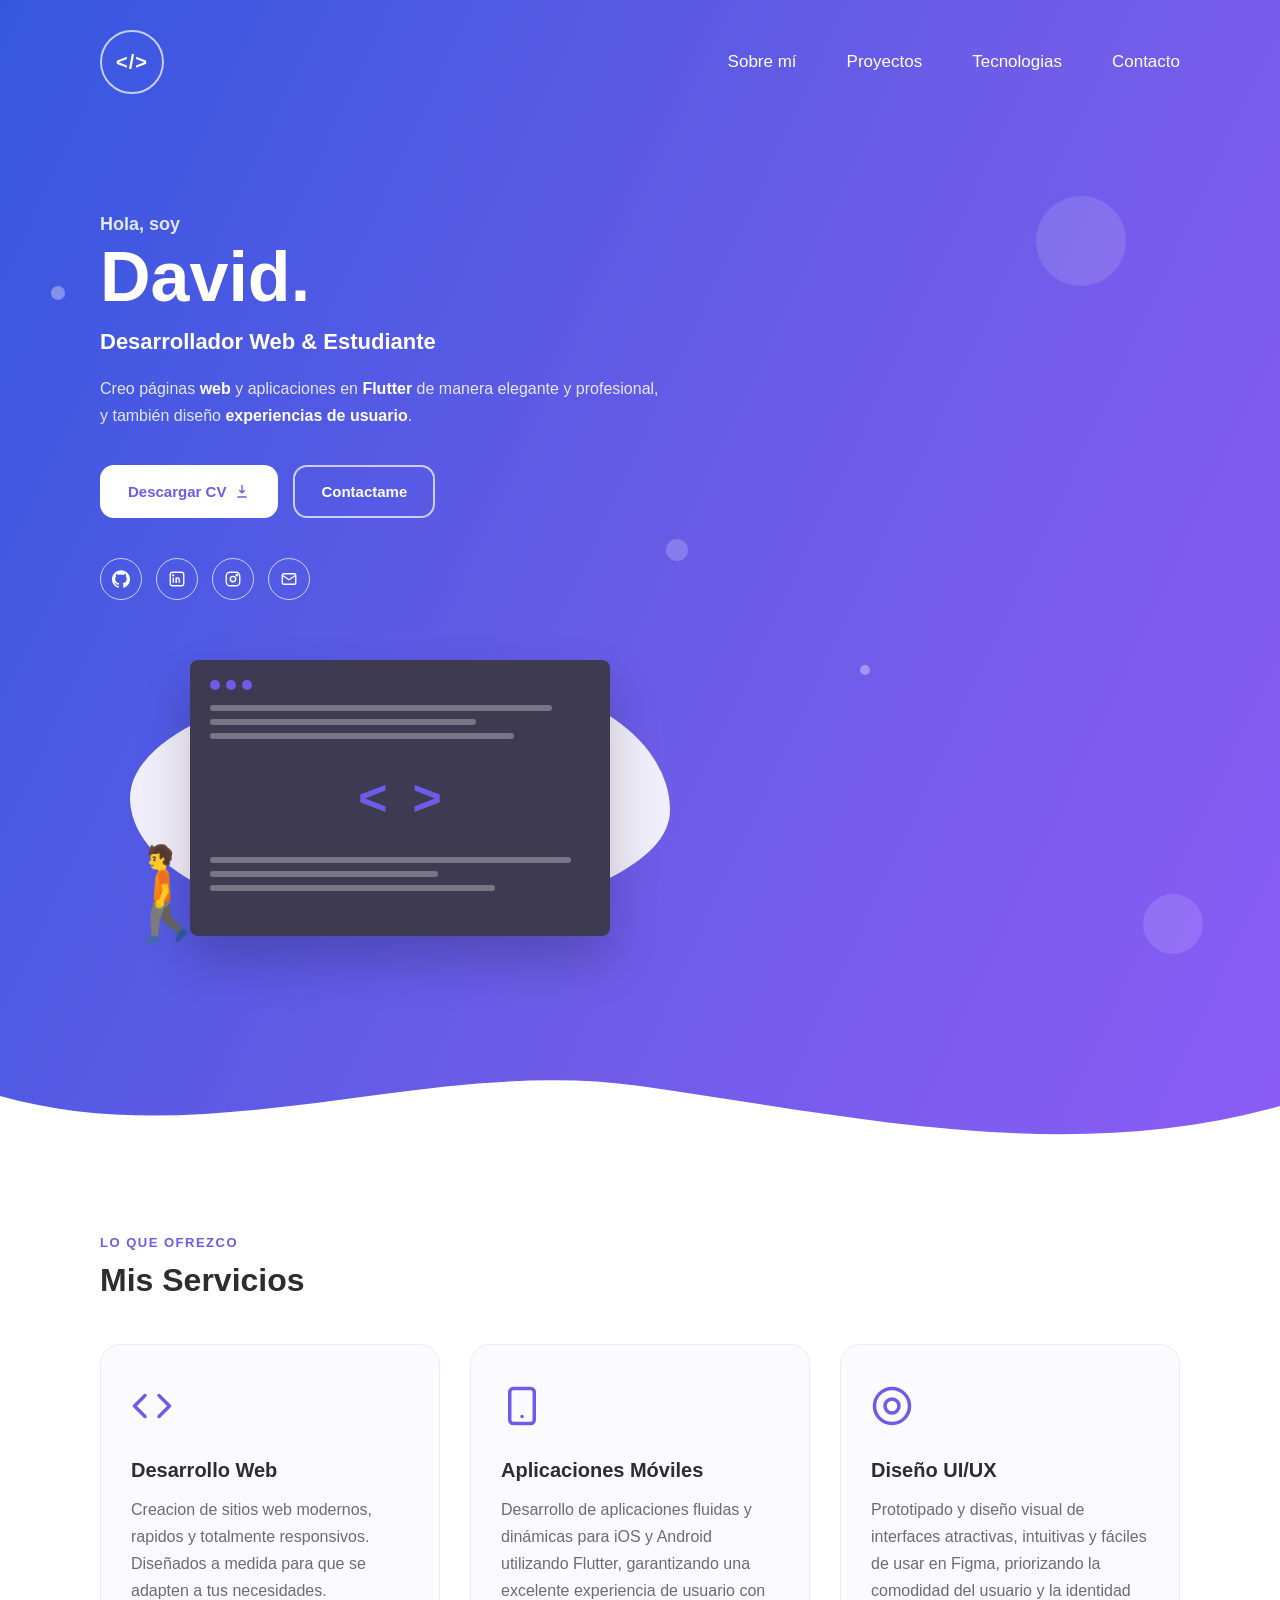
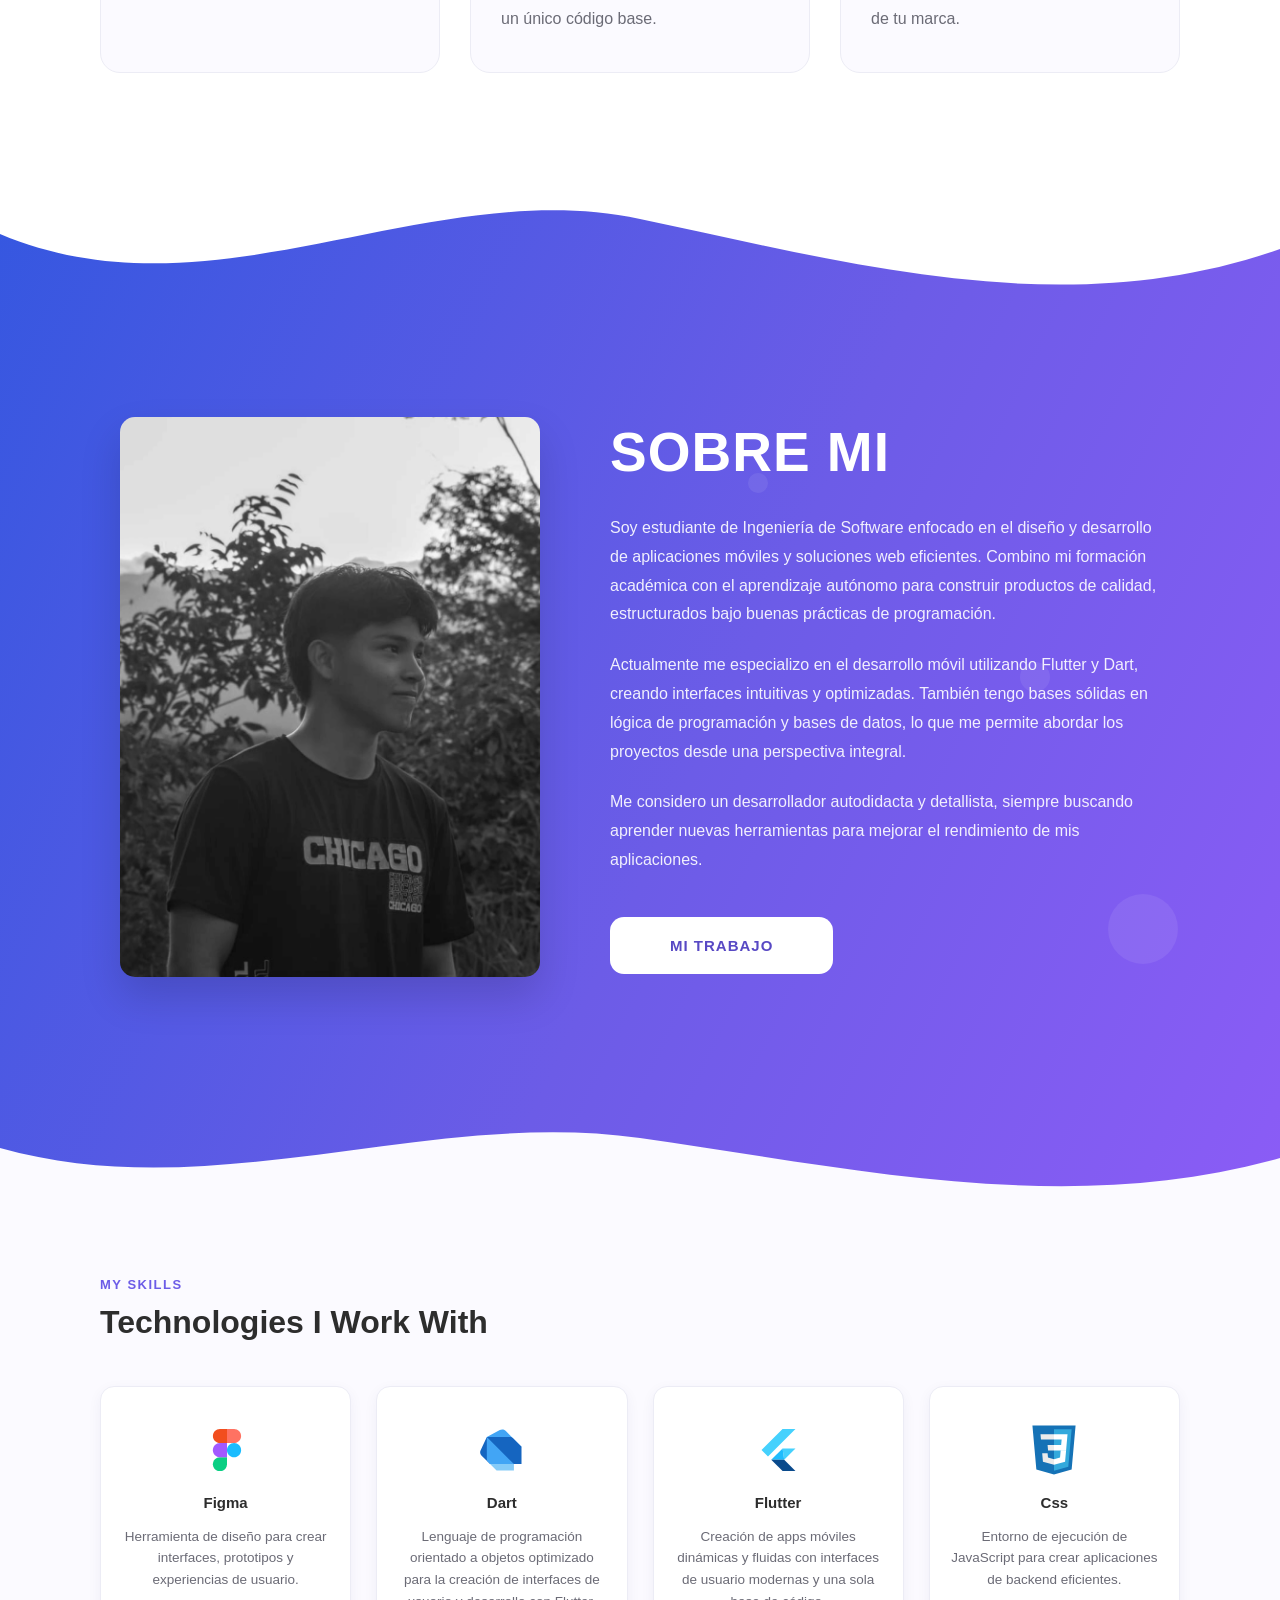
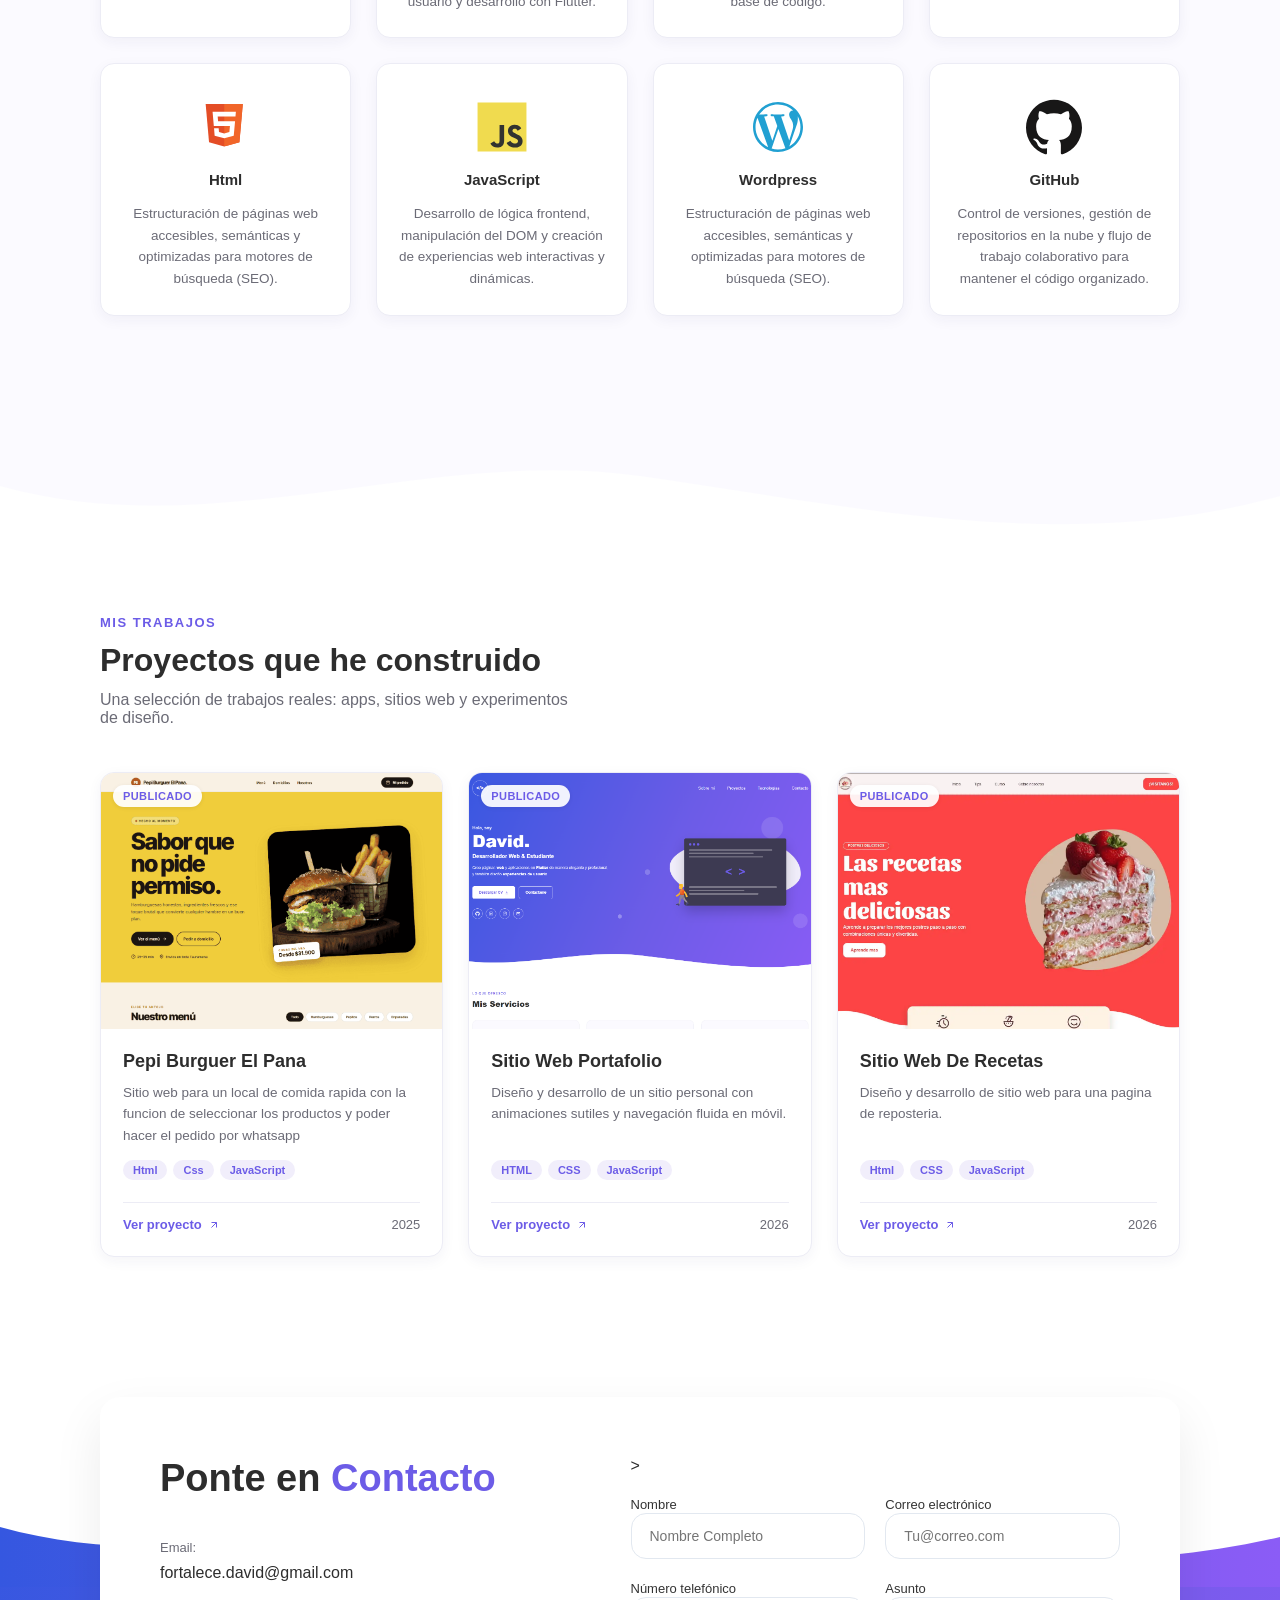
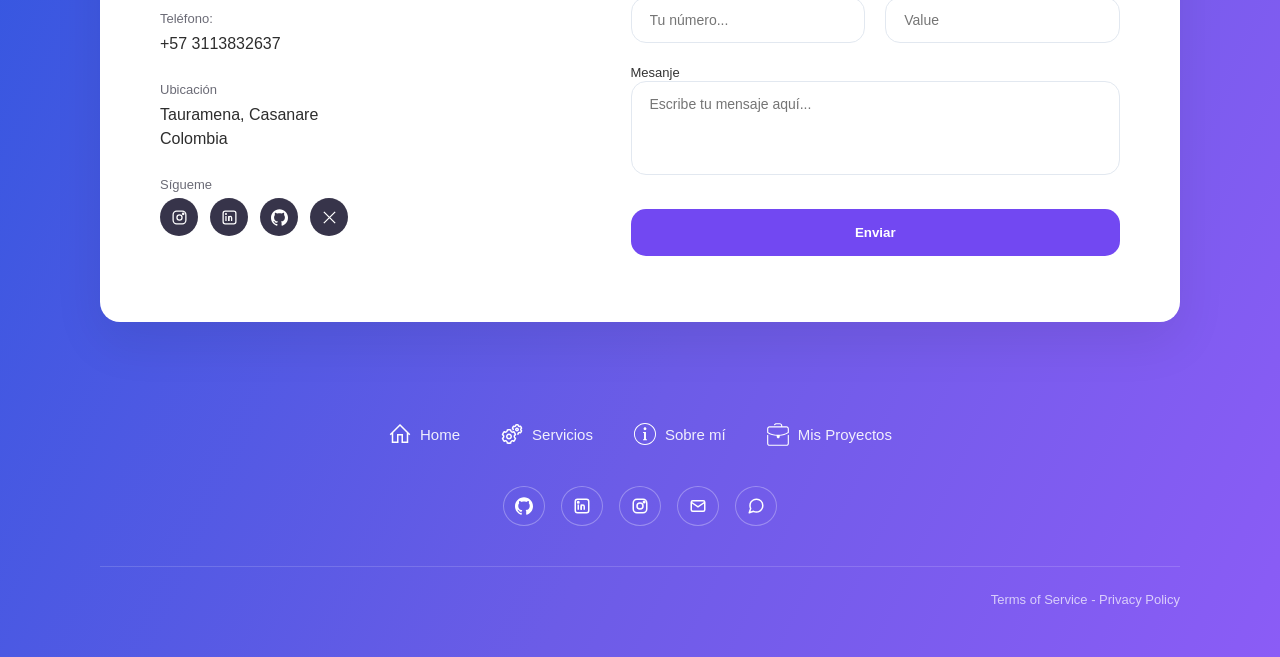
<file: index.html>
<!DOCTYPE html>
<html lang="es">
<head >
<meta charset="UTF-8">
<meta name="viewport" content="width=device-width, initial-scale=1.0">
<title>Soy David</title>
<link rel="stylesheet" href="style.css">
<link rel="icon" type="image/png" href="../imagenes/logo.webp">
</head>
<body>

   <!-- Contenedor único del degradado: navbar + hero + ola -->
  <div class="hero-wrapper">

  <!-- NAVBAR -->
  <nav class="navbar">
    <div class="logo">&lt;/&gt;</div>

    <button class="menu-toggle" id="menuToggle" aria-label="Abrir menú">
      <span></span>
      <span></span>
      <span></span>
    </button>

    <ul class="nav-links" id="navLinks">
      <li><a href="#about">Sobre mí</a></li>
      <li><a href="#work">Proyectos</a></li>
      <li><a href="#skills">Tecnologias</a></li>
      <li><a href="#contact">Contacto</a></li>
    </ul>
  </nav>

  <div class="nav-overlay" id="navOverlay"></div>

  <!-- HERO -->
  <section class="hero" id="hero">
     <!-- burbujas decorativas de fondo -->
    <div class="hero-bubbles">
      <span class="bubble b1"></span>
      <span class="bubble b2"></span>
      <span class="bubble b3"></span>
      <span class="bubble b4"></span>
      <span class="bubble b5"></span>
      <span class="bubble b6"></span>
    </div>
 
    <div class="hero-text">
      <p class="hero-greeting">Hola, soy</p>
      <h1>David<span class="dot">.</span></h1>
      <h2 class="hero-role">Desarrollador Web &amp; Estudiante</h2>
 
      <p class="hero-desc">
        Creo páginas <strong>web</strong> y aplicaciones en <strong>Flutter</strong> de manera
        elegante y profesional, y también diseño <strong>experiencias de usuario</strong>.
      </p>
 
      <div class="buttons">
        <a href="work.html">
          <button class="btn btn-primary">
            Descargar CV
            <svg viewBox="0 0 24 24" fill="none" stroke="currentColor" stroke-width="2" width="16" height="16"><path d="M12 3v12m0 0l-4-4m4 4l4-4M5 21h14"/></svg>
          </button>
        </a>
        <a href="#contact">
          <button class="btn btn-secondary">Contactame</button>
        </a>
      </div>
 
      <div class="socials">
        <a href="#" class="social-icon" aria-label="GitHub">
          <svg viewBox="0 0 24 24" fill="currentColor"><path d="M12 .297c-6.63 0-12 5.373-12 12 0 5.303 3.438 9.8 8.205 11.385.6.113.82-.258.82-.577 0-.285-.01-1.04-.015-2.04-3.338.724-4.042-1.61-4.042-1.61C4.422 18.07 3.633 17.7 3.633 17.7c-1.087-.744.084-.729.084-.729 1.205.084 1.838 1.236 1.838 1.236 1.07 1.835 2.809 1.305 3.495.998.108-.776.417-1.305.76-1.605-2.665-.3-5.466-1.332-5.466-5.93 0-1.31.465-2.38 1.235-3.22-.135-.303-.54-1.523.105-3.176 0 0 1.005-.322 3.3 1.23.96-.267 1.98-.399 3-.405 1.02.006 2.04.138 3 .405 2.28-1.552 3.285-1.23 3.285-1.23.645 1.653.24 2.873.12 3.176.765.84 1.23 1.91 1.23 3.22 0 4.61-2.805 5.625-5.475 5.92.42.36.81 1.096.81 2.22 0 1.606-.015 2.896-.015 3.286 0 .315.21.69.825.57C20.565 22.092 24 17.592 24 12.297c0-6.627-5.373-12-12-12"/></svg>
        </a>
        <a href="https://www.linkedin.com/in/david-sandoval-94b806265/" class="social-icon" aria-label="LinkedIn">
          <svg viewBox="0 0 24 24" fill="none" stroke="currentColor" stroke-width="1.8"><rect x="3" y="3" width="18" height="18" rx="3"/><line x1="7" y1="10" x2="7" y2="17"/><circle cx="7" cy="7" r="0.6" fill="currentColor"/><path d="M11 17v-4.5a2 2 0 0 1 4 0V17"/><line x1="11" y1="10" x2="11" y2="17"/></svg>
        </a>
        <a href="#" class="social-icon" aria-label="Instagram">
          <svg viewBox="0 0 24 24" fill="none" stroke="currentColor" stroke-width="1.8"><rect x="3" y="3" width="18" height="18" rx="5"/><circle cx="12" cy="12" r="3.6"/><circle cx="17.2" cy="6.8" r="1"/></svg>
        </a>
        <a href="#" class="social-icon" aria-label="Email">
          <svg viewBox="0 0 24 24" fill="none" stroke="currentColor" stroke-width="1.8"><rect x="3" y="5" width="18" height="14" rx="2"/><path d="M3 7l9 6 9-6"/></svg>
        </a>
      </div>
    </div>

    <div class="hero-illustration">
      <div class="blob"></div>
      <div class="laptop">
        <div class="laptop-dots">
          <span></span><span></span><span></span>
        </div>
        <div class="laptop-lines">
          <div style="width: 90%;"></div>
          <div style="width: 70%;"></div>
          <div style="width: 80%;"></div>
        </div>
        <div class="code-arrows">
          <span>&lt;</span>
          <span>&gt;</span>
        </div>
        <div class="laptop-lines">
          <div style="width: 95%;"></div>
          <div style="width: 60%;"></div>
          <div style="width: 75%;"></div>
        </div>
      </div>
      <div class="person">🚶</div>
    </div>
  </section>

  <section>
     <!-- OLA DECORATIVA -->
  <div class="about-wave">
    <svg viewBox="0 0 1440 100" preserveAspectRatio="none">
      <path fill="#fff" d="M0,40 C240,100 480,0 720,30 C960,60 1200,110 1440,50 L1440,100 L0,100 Z"></path>
    </svg>
  </div>
  </div>

  <!---- SERVICES SECTION ---->
  <section class="services" id="services">
      <div class="services-container">
        <div class="services-label">LO QUE OFREZCO</div>
        <div class="services-tittle">Mis Servicios</div>

        <div class="services-grid">
          <!-- Servicio web -->
          <div class="service-card">
            <div class="service-icon">
              <!-- Icono Código/Web -->
              <svg viewBox="0 0 24 24" fill="none" stroke="currentColor" stroke-width="2" stroke-linecap="round" stroke-linejoin="round"><polyline points="16 18 22 12 16 6"></polyline><polyline points="8 6 2 12 8 18"></polyline></svg>
            </div>
            <h3>Desarrollo Web</h3>
            <p>
              Creacion de sitios web modernos, rapidos y totalmente responsivos.
              Diseñados a medida para que se adapten a tus necesidades.
            </p>
          </div>

          <!-- Servicio movil -->
           <div class="service-card">
            <!-- Icono Móvil/Flutter -->
            <div class="service-icon">
              <svg viewBox="0 0 24 24" fill="none" stroke="currentColor" stroke-width="2" stroke-linecap="round" stroke-linejoin="round"><rect x="5" y="2" width="14" height="20" rx="2" ry="2"></rect><line x1="12" y1="18" x2="12.01" y2="18"></line></svg>
            </div>
            <h3>Aplicaciones Móviles</h3>
            <p>
              Desarrollo de aplicaciones fluidas y dinámicas para iOS y Android utilizando Flutter, 
              garantizando una excelente experiencia de usuario con un único código base.
            </p>
           </div>

          <!-- Servicio movil -->
           <div class="service-card">
            <div class="service-icon">
              <!-- Icono UX/Figma -->
              <svg viewBox="0 0 24 24" fill="none" stroke="currentColor" stroke-width="2" stroke-linecap="round" stroke-linejoin="round"><path d="M12 22c5.523 0 10-4.477 10-10S17.523 2 12 2 2 6.477 2 12s4.477 10 10 10z"></path><path d="M12 16a4 4 0 1 0 0-8 4 4 0 0 0 0 8z"></path></svg>
            </div>
            <h3>Diseño UI/UX</h3>
            <p>
              Prototipado y diseño visual de interfaces atractivas, intuitivas y fáciles de usar en Figma, 
              priorizando la comodidad del usuario y la identidad de tu marca.
            </p>
           </div>
        </div>

    </div>
  </section>

   <!-- Contenedor único: Sobre mí + ola de salida comparten el mismo degradado -->
    <div class="about-wrapper">
      <!-- OLA DE ENTRADA CORREGIDA: Ahora está dentro del wrapper y usa relleno blanco -->
      <div class="about-wave-top">
    <svg viewBox="0 0 1440 100" preserveAspectRatio="none">
      <!-- Rellenamos la parte superior con el color blanco de la sección de servicios -->
      <path fill="#ffffff" d="M0,40 C240,100 480,0 720,30 C960,60 1200,100 1440,50 L1440,0 L0,0 Z"></path>
    </svg>
  </div>

 
  <!-- ABOUT ME -->
  <section class="about" id="about">
    <!-- Burbujas decorativas de fondo (igual que en el hero) -->
     <div class="about-bubbles">
     <span class="bubble ab1"></span>
     <span class="bubble ab2"></span>
     <span class="bubble ab3"></span>
     <span class="bubble ab4"></span>
     <span class="bubble ab5"></span>
    </div>

    <div class="about-container">
    <div class="about-photo">
      <!-- Reemplaza el src de abajo con la ruta de tu propia foto -->
      <img src="images/foto de perfil 1.jpg" alt="Foto de perfil">
    </div>
 
    <div class="about-content">
      <h2>SOBRE MI</h2>
 
      <p>
        Soy estudiante de Ingeniería de Software enfocado en el 
        diseño y desarrollo de aplicaciones móviles y soluciones web eficientes. 
        Combino mi formación académica con el aprendizaje autónomo para construir productos de calidad, 
        estructurados bajo buenas prácticas de programación.
      </p>
 
      <p>
        Actualmente me especializo en el desarrollo móvil utilizando Flutter y Dart, 
        creando interfaces intuitivas y optimizadas. También tengo bases sólidas en lógica de programación 
        y bases de datos, lo que me permite abordar los proyectos desde una perspectiva integral.
      </p>
 
      <p>
        Me considero un desarrollador autodidacta y detallista, siempre buscando aprender nuevas herramientas 
        para mejorar el rendimiento de mis aplicaciones.
      </p>

      <a href="#work">
            <button class="btn-read-more">MI TRABAJO</button>
        </a>
    </div>
    </div>
  </section>

  <section>
    <!-- OLA DE SALIDA hacia Skills: comparte el degradado del wrapper -->
    <div class="about-wave-out">
      <svg viewBox="0 0 1440 100" preserveAspectRatio="none">
        <path fill="#fbfaff" d="M0,40 C240,100 480,0 720,30 C960,60 1200,110 1440,50 L1440,100 L0,100 Z"></path>
      </svg>
    </div>
  </section>
  </div> <!-- fin about-wrapper -->

   <!-- MY SKILLS -->
  <section class="skills" id="skills">
    <div class="skills-items">
    <div class="skills-label">MY SKILLS</div>
    <h2 class="skills-title">Technologies I Work With</h2>
 
    <div class="skills-grid">
 
      <!-- Figma -->
      <div class="skill-card">
        <div class="skill-icon">
          <svg viewBox="0 0 128 128" xmlns="http://www.w3.org/2000/svg" width="42" height="42">
          <!-- Parte inferior izquierda (verde) -->
          <path fill="#0ACF83" d="M45.5 129c11.9 0 21.5-9.6 21.5-21.5V86H45.5C33.6 86 24 95.6 24 107.5S33.6 129 45.5 129zm0 0"/>
          <!-- Parte media izquierda (morado) -->
          <path fill="#A259FF" d="M24 64.5C24 52.6 33.6 43 45.5 43H67v43H45.5C33.6 86 24 76.4 24 64.5zm0 0"/>
          <!-- Parte superior izquierda (rojo) -->
          <path fill="#F24E1E" d="M24 21.5C24 9.6 33.6 0 45.5 0H67v43H45.5C33.6 43 24 33.4 24 21.5zm0 0"/>
          <!-- Parte superior derecha (naranja) -->
          <path fill="#FF7262" d="M67 0h21.5C100.4 0 110 9.6 110 21.5S100.4 43 88.5 43H67zm0 0"/>
          <!-- Parte media derecha (azul, circulo) -->
           <path fill="#1ABCFE" d="M110 64.5c0 11.9-9.6 21.5-21.5 21.5S67 76.4 67 64.5 76.6 43 88.5 43 110 52.6 110 64.5zm0 0"/>
          </svg>
        </div>
        <div class="skill-name">Figma</div>
        <p class="skill-desc">Herramienta de diseño para crear interfaces, prototipos y experiencias de usuario.</p>
      </div>

      <!-- Dart -->
      <div class="skill-card">
        <div class="skill-icon">
          <svg xmlns="http://www.w3.org/2000/svg" x="0px" y="0px" width="52" height="52" viewBox="0 0 48 48">
            <path fill="#1565c0" d="M10,12l3,25l-8.019-8.019c-1.189-1.189-1.508-2.996-0.796-4.52L10,12z"></path><path fill="#42a5f5" d="M27.319,6.319C26.474,5.474,25.329,5,24.135,5c-0.745,0-1.479,0.185-2.135,0.538L10,12v20.343 c0,1.061,0.421,2.078,1.172,2.828L13,37h22v-5l7-11L27.319,6.319z"></path><path fill="#1565c0" d="M10,12h21.343c1.061,0,2.078,0.421,2.828,1.172L42,21v16h-7L10,12z"></path><polygon fill="#85cbf8" points="35,37 13,37 19,43 35,43"></polygon>
          </svg>
        </div>
        <div class="skill-name">Dart</div>
        <p class="skill-desc">Lenguaje de programación orientado a objetos optimizado para la creación de interfaces de usuario y desarrollo con Flutter.</p>
      </div>

      <!-- Flutter -->
      <div class="skill-card">
        <div class="skill-icon">
          <svg viewBox="0 0 24 24" xmlns="http://www.w3.org/2000/svg" width="45" height="42">
             <!-- Trazo superior grande (azul claro) -->
            <path d="M14.314 0L2.3 12 6 15.7 21.684.013h-7.357z" fill="#45D1FD"/>
            <!-- Triangulo superior del "check" inferior (azul claro) -->
            <path d="M14.328 11.072 L21.7 11.072 L15.24 17.532 Z" fill="#45D1FD"/>
            <!-- Rombo/triangulo medio (azul medio) -->
            <path d="M14.328 11.072 L15.24 17.532 L7.857 17.53 Z" fill="#1FBCFD"/>
            <!-- Triangulo inferior (azul oscuro/marino) -->
             <path d="M7.857 17.53 L15.24 17.532 L21.7 24 L14.327 24 Z" fill="#0A4A8C"/>
          </svg>
        </div>
        <div class="skill-name">Flutter</div>
        <p class="skill-desc">Creación de apps móviles dinámicas y fluidas con interfaces de usuario modernas y una sola base de código.</p>
      </div>
 
      <!-- Css -->
      <div class="skill-card">
        <div class="skill-icon">
          <svg viewBox="0 0 128 128" xmlns="http://www.w3.org/2000/svg" width="50" height="50">
         <!-- Escudo lado izquierdo (azul oscuro) -->
         <path fill="#1572B6" d="M18.814 114.123L8.76 1.352h110.48l-10.064 112.754-45.243 12.543-45.119-12.526z"/>
         <!-- Escudo lado derecho (azul claro) -->
         <path fill="#33A9DC" d="M64.001 117.062l36.559-10.136 8.601-96.354h-45.16v106.49z"/>
         <!-- Parte superior del "3" (blanco) -->
         <path fill="#fff" d="M64.001 51.429h18.302l1.264-14.163H64.001V23.435h34.682l-.332 3.711-3.4 38.114h-30.95V51.429z"/>
         <!-- Detalle gris izquierdo inferior -->
         <path fill="#EBEBEB" d="M64.083 87.349l-.061.018-15.403-4.159-.985-11.031H33.752l1.937 21.717 28.331 7.863.063-.018v-14.39z"/>
         <!-- Parte inferior del "3" (blanco) -->
         <path fill="#fff" d="M81.127 64.675l-1.666 18.522-15.426 4.164v14.39l28.354-7.858.208-2.337 2.406-26.881H81.127z"/>
         <!-- Detalles grises superiores -->
         <path fill="#EBEBEB" d="M64.048 23.435v13.831H30.64l-.277-3.108-.63-7.012-.331-3.711h34.646zm-.047 27.996v13.831H48.792l-.277-3.108-.631-7.012-.33-3.711h16.447z"/>
         </svg>
        </div>
        <div class="skill-name">Css</div>
        <p class="skill-desc">Entorno de ejecución de JavaScript para crear aplicaciones de backend eficientes.</p>
      </div>
 
      <!-- Html -->
      <div class="skill-card">
        <div class="skill-icon">
          <svg viewBox="0 0 26 26" xmlns="http://www.w3.org/2000/svg" width="46" height="46">
          <defs>
          <clipPath id="escudo">
           <path d="M1.5 0h21l-1.91 21.563L11.977 24l-8.564-2.438L1.5 0z"/>
           </clipPath>
            </defs>
 
             <!-- Escudo completo, color naranja oscuro -->
            <path d="M1.5 0h21l-1.91 21.563L11.977 24l-8.564-2.438L1.5 0z" fill="#E44D26"/>
 
            <!-- Panel derecho, naranja claro, recortado con la forma del escudo -->
            <rect x="12" y="0" width="12" height="24" fill="#F16529" clip-path="url(#escudo)"/>
 
            <!-- El "5" en blanco -->
            <path d="M8.531 9.75l-.232-2.718 10.059.003.23-2.622L5.412 4.41l.698 8.01h9.126l-.326 3.426-2.91.804-2.955-.81-.188-2.11H6.248l.33 4.171L12 19.351l5.379-1.443.744-8.157H8.531z" fill="#FFFFFF"/>
          </svg>
        </div>
        <div class="skill-name">Html</div>
        <p class="skill-desc">Estructuración de páginas web accesibles, semánticas y optimizadas para motores de búsqueda (SEO).</p>
      </div>

      <!-- JavaScript -->
      <div class="skill-card">
        <div class="skill-icon">
          <svg viewBox="0 0 128 128" xmlns="http://www.w3.org/2000/svg" width="50" height="50">
           <!-- Fondo amarillo -->
           <path fill="#F0DB4F" d="M1.408 1.408h125.184v125.185H1.408z"/>
           <!-- Letras "JS" en negro -->
           <path fill="#323330" d="M116.347 96.736c-.917-5.711-4.641-10.508-15.672-14.981-3.832-1.761-8.104-3.022-9.377-5.926-.452-1.69-.512-2.642-.226-3.665.821-3.32 4.784-4.355 7.925-3.403 2.023.678 3.938 2.237 5.093 4.724 5.402-3.498 5.391-3.475 9.163-5.879-1.381-2.141-2.118-3.129-3.022-4.045-3.249-3.629-7.676-5.498-14.756-5.355l-3.688.477c-3.534.893-6.902 2.748-8.877 5.235-5.926 6.724-4.236 18.492 2.975 23.335 7.104 5.332 17.54 6.545 18.873 11.531 1.297 6.104-4.486 8.08-10.234 7.378-4.236-.881-6.592-3.034-9.139-6.949-4.688 2.713-4.688 2.713-9.508 5.485 1.143 2.499 2.344 3.63 4.26 5.795 9.068 9.198 31.76 8.746 35.83-5.176.165-.478 1.261-3.666.38-8.581zM69.462 58.943H57.753l-.048 30.272c0 6.438.333 12.34-.714 14.149-1.713 3.558-6.152 3.117-8.175 2.427-2.059-1.012-3.106-2.451-4.319-4.485-.333-.584-.583-1.036-.667-1.071l-9.52 5.83c1.583 3.249 3.915 6.069 6.902 7.901 4.462 2.678 10.459 3.499 16.731 2.059 4.082-1.189 7.604-3.652 9.448-7.401 2.666-4.915 2.094-10.864 2.07-17.444.06-10.735.001-21.468.001-32.237z"/>
          </svg>
        </div>
        <div class="skill-name">JavaScript</div>
        <p class="skill-desc">Desarrollo de lógica frontend, manipulación del DOM y creación de experiencias web interactivas y dinámicas.</p>
      </div>

      <!-- Wordpress -->
      <div class="skill-card">
        <div class="skill-icon">
          <svg viewBox="0 0 24 24" xmlns="http://www.w3.org/2000/svg" width="50" height="50">
           <path fill="#21A0D2" d="M21.469 6.825c.84 1.537 1.318 3.3 1.318 5.175 0 3.979-2.156 7.456-5.363 9.325l3.295-9.527c.615-1.54.82-2.771.82-3.864 0-.405-.026-.78-.07-1.11m-7.981.105c.647-.03 1.232-.105 1.232-.105.582-.075.514-.93-.067-.899 0 0-1.755.135-2.88.135-1.064 0-2.85-.15-2.85-.15-.585-.03-.661.855-.075.885 0 0 .54.061 1.125.09l1.68 4.605-2.37 7.08L5.354 6.9c.649-.03 1.234-.1 1.234-.1.585-.075.516-.93-.065-.896 0 0-1.746.138-2.874.138-.2 0-.438-.008-.69-.015C4.911 3.15 8.235 1.215 12 1.215c2.809 0 5.365 1.072 7.286 2.833-.046-.003-.091-.009-.141-.009-1.06 0-1.812.923-1.812 1.914 0 .89.513 1.643 1.06 2.531.411.72.89 1.643.89 2.977 0 .915-.354 1.994-.821 3.479l-1.075 3.585-3.9-11.61.001.014zM12 22.784c-1.059 0-2.081-.153-3.048-.437l3.237-9.406 3.315 9.087c.024.053.05.101.078.149-1.12.393-2.325.609-3.582.609M1.211 12c0-1.564.336-3.05.935-4.39L7.29 21.709C3.694 19.96 1.212 16.271 1.211 12M12 0C5.385 0 0 5.385 0 12s5.385 12 12 12 12-5.385 12-12S18.615 0 12 0"/>
          </svg>
        </div>
        <div class="skill-name">Wordpress</div>
        <p class="skill-desc">Estructuración de páginas web accesibles, semánticas y optimizadas para motores de búsqueda (SEO).</p>
      </div>

      <!-- GitHub -->
      <div class="skill-card">
        <div class="skill-icon">
          <svg viewBox="0 0 24 24" xmlns="http://www.w3.org/2000/svg" width="100%" height="100%">
           <path fill="#181717" d="M12 .297c-6.63 0-12 5.373-12 12 0 5.303 3.438 9.8 8.205 11.385.6.113.82-.258.82-.577 0-.285-.01-1.04-.015-2.04-3.338.724-4.042-1.61-4.042-1.61C4.422 18.07 3.633 17.7 3.633 17.7c-1.087-.744.084-.729.084-.729 1.205.084 1.838 1.236 1.838 1.236 1.07 1.835 2.809 1.305 3.495.998.108-.776.417-1.305.76-1.605-2.665-.3-5.466-1.332-5.466-5.93 0-1.31.465-2.38 1.235-3.22-.135-.303-.54-1.523.105-3.176 0 0 1.005-.322 3.3 1.23.96-.267 1.98-.399 3-.405 1.02.006 2.04.138 3 .405 2.28-1.552 3.285-1.23 3.285-1.23.645 1.653.24 2.873.12 3.176.765.84 1.23 1.91 1.23 3.22 0 4.61-2.805 5.625-5.475 5.92.42.36.81 1.096.81 2.22 0 1.606-.015 2.896-.015 3.286 0 .315.21.69.825.57C20.565 22.092 24 17.592 24 12.297c0-6.627-5.373-12-12-12"/>
          </svg>
        </div>
        <div class="skill-name">GitHub</div>
        <p class="skill-desc">Control de versiones, gestión de repositorios en la nube y flujo de trabajo colaborativo para mantener el código organizado.</p>
      </div>

      
    </div>
    </div>
  </section>

  <section>
      <!-- OLA DECORATIVA -->
  <div class="skills-wave">
    <svg viewBox="0 0 1440 100" preserveAspectRatio="none">
      <path fill="#fff" d="M0,40 C240,100 480,0 720,30 C960,60 1200,110 1440,50 L1440,100 L0,100 Z"></path>
    </svg>
  </div>
  </section>


  <!-- MIS TRABAJOS /portafolio -->

  <section class="work" id="work">
    <div class="work-items">
    <div class="work-label">MIS TRABAJOS</div>
    <h2 class="work-title">Proyectos que he construido</h2>
    <p class="work-subtitle">Una selección de trabajos reales: apps, sitios web y experimentos de diseño.</p>
 
    <div class="work-grid">
 
      <!-- Proyecto 1 -->
      <a class="project-card" href="https://pepi-burguer.pages.dev/" target="_blank">
        <div class="project-thumb">
          <img src="images/pepi-burguer.webp" alt="Captura del proyecto pepi burguer">
          <span class="project-status">Publicado</span>
        </div>
        <div class="project-body">
          <h3>Pepi Burguer El Pana</h3>
          <p>Sitio web para un local de comida rapida con la funcion de seleccionar los productos y poder hacer el pedido por whatsapp</p>
          <div class="project-tags">
            <span class="project-tag">Html</span>
            <span class="project-tag">Css</span>
            <span class="project-tag">JavaScript</span>
          </div>
          <div class="project-foot">
            <span class="project-link">Ver proyecto
              <svg viewBox="0 0 24 24" fill="none" stroke="currentColor" stroke-width="2"><path d="M7 17L17 7M7 7h10v10"/></svg>
            </span>
            <span class="project-year">2025</span>
          </div>
        </div>
      </a>
 
      <!-- Proyecto 2 -->
      <a class="project-card" href="#hero" target="_blank">
        <div class="project-thumb">
          <img src="images/Imagen portafolio.png" alt="Captura del proyecto Web Portfolio">
          <span class="project-status">Publicado</span>
        </div>
        <div class="project-body">
          <h3>Sitio Web Portafolio</h3>
          <p>Diseño y desarrollo de un sitio personal con animaciones sutiles y navegación fluida en móvil.</p>
          <div class="project-tags">
            <span class="project-tag">HTML</span>
            <span class="project-tag">CSS</span>
            <span class="project-tag">JavaScript</span>
          </div>
          <div class="project-foot">
            <span class="project-link">Ver proyecto
              <svg viewBox="0 0 24 24" fill="none" stroke="currentColor" stroke-width="2"><path d="M7 17L17 7M7 7h10v10"/></svg>
            </span>
            <span class="project-year">2026</span>
          </div>
        </div>
      </a>
 
      <!-- Proyecto 3 -->
      <a class="project-card" href="https://david-space.github.io/Reposteria-Online/index.html" target="_blank">
        <div class="project-thumb">
          <img src="images/Reposteria-Online-Captura.webp" alt="Captura del proyecto App Flutter">
          <span class="project-status">Publicado</span>
        </div>
        <div class="project-body">
          <h3>Sitio Web De Recetas</h3>
          <p>Diseño y desarrollo de sitio web para una pagina de reposteria.</p>
          <div class="project-tags">
            <span class="project-tag">Html</span>
            <span class="project-tag">CSS</span>
             <span class="project-tag">JavaScript</span>
          </div>
          <div class="project-foot">
            <span class="project-link">Ver proyecto
              <svg viewBox="0 0 24 24" fill="none" stroke="currentColor" stroke-width="2"><path d="M7 17L17 7M7 7h10v10"/></svg>
            </span>
            <span class="project-year">2026</span>
          </div>
        </div>
      </a>
 
    </div>
    </div>
  </section>


  <!-- CONTENEDOR UNIFICADO PARA EL FONDO DEL FOOTER Y CONTACTO -->

  <div class="footer-wrapper">

    <!-- OLA DE ENTRADA AL FOOTER (Fondo morado abajo, blanco arriba) -->
     <div class="contact-wave">
      <svg viewBox="0 0 1440 100" preserveAspectRatio="none">
        <defs>
          <linearGradient id="contactGradient" x1="0%" y1="0%" x2="100%" y2="0%">
            <stop offset="0%" stop-color="#3557e0"/>
            <stop offset="55%" stop-color="#6c5ce7"/>
            <stop offset="100%" stop-color="#8b5cf6"/>
          </linearGradient>
        </defs>
        <path fill="url(#contactGradient)" d="M0,40 C240,100 480,0 720,30 C960,60 1200,100 1440,50 L1440,100 L0,100 Z"></path>
      </svg>
     </div>

     <!---- SECCIÓN CONTACTO ---->
     <section class="contact" id="contact">
      <div class="contact-card">

        <!-- Columna izquierda: info -->
         <div class="contact-info">
          <h1>Ponte en <span class="dot">Contacto</span></h1>

          <div class="contact-field">
            <span class="contact-label">Email:</span>
            <p>fortalece.david@gmail.com</p>
          </div>

          <div class="contact-field">
            <span class="contact-label">Teléfono:</span>
            <p>+57 3113832637</p>
          </div>
          
          <div class="contact-field">
            <span class="contact-label">Ubicación</span>
            <p>Tauramena, Casanare <br>Colombia</p>
          </div>

          <div class="contact-field">
            <span class="contact-label">Sígueme</span>
            <div class="contact-socials">
              <a href="#" class="contact-social" aria-label="Instagram">
                <svg viewBox="0 0 24 24" fill="none" stroke="currentColor" stroke-width="1.8"><rect x="3" y="3" width="18" height="18" rx="5"/><circle cx="12" cy="12" r="3.6"/><circle cx="17.2" cy="6.8" r="1"/></svg>
              </a>
              <a href="#" class="contact-social" aria-label="LinkedIn">
                <svg viewBox="0 0 24 24" fill="none" stroke="currentColor" stroke-width="1.8"><rect x="3" y="3" width="18" height="18" rx="3"/><line x1="7" y1="10" x2="7" y2="17"/><circle cx="7" cy="7" r="0.6" fill="currentColor"/><path d="M11 17v-4.5a2 2 0 0 1 4 0V17"/><line x1="11" y1="10" x2="11" y2="17"/></svg>
              </a>
              <a href="#" class="contact-social" aria-label="GitHub">
                <svg viewBox="0 0 24 24" fill="currentColor"><path d="M12 .297c-6.63 0-12 5.373-12 12 0 5.303 3.438 9.8 8.205 11.385.6.113.82-.258.82-.577 0-.285-.01-1.04-.015-2.04-3.338.724-4.042-1.61-4.042-1.61C4.422 18.07 3.633 17.7 3.633 17.7c-1.087-.744.084-.729.084-.729 1.205.084 1.838 1.236 1.838 1.236 1.07 1.835 2.809 1.305 3.495.998.108-.776.417-1.305.76-1.605-2.665-.3-5.466-1.332-5.466-5.93 0-1.31.465-2.38 1.235-3.22-.135-.303-.54-1.523.105-3.176 0 0 1.005-.322 3.3 1.23.96-.267 1.98-.399 3-.405 1.02.006 2.04.138 3 .405 2.28-1.552 3.285-1.23 3.285-1.23.645 1.653.24 2.873.12 3.176.765.84 1.23 1.91 1.23 3.22 0 4.61-2.805 5.625-5.475 5.92.42.36.81 1.096.81 2.22 0 1.606-.015 2.896-.015 3.286 0 .315.21.69.825.57C20.565 22.092 24 17.592 24 12.297c0-6.627-5.373-12-12-12"/></svg>
              </a>
              <a href="#" class="contact-social" aria-label="X">
                <svg viewBox="0 0 24 24" fill="none" stroke="currentColor" stroke-width="1.8"><path d="M4 4l16 16M20 4L4 20"/></svg>
              </a>
            </div>
          </div>
         </div>

         <!-- Columna derecha: formulario de la imagen -->
          <form class="contact-form" id="miFormulario" action="https://formspree.io/f/xljegjvz" method="POST">>
            <div class="form-row">
              <div class="form-group">
                <label for="nombre">Nombre</label>
                <input type="text" id="nombre" name="nombre" placeholder="Nombre Completo" required>
              </div>
              <div class="form-group">
                <label for="email">Correo electrónico</label>
                <input type="email" id="email" name="email" placeholder="Tu@correo.com" required>
              </div>
              </div>
              <div class="form-row">
                <div class="form-group">
                  <label for="telefono">Número telefónico</label>
                  <input type="text" name="telefono" id="telefono" placeholder="Tu número..." required>
                </div>
                <div class="form-group">
                  <label for="asunto">Asunto</label>
                  <input type="text" name="asunto" id="asunto" placeholder="Value">
                </div>
              </div>
              <div class="form-group">
                <label for="mensaje">Mesanje</label>
                <textarea id="mensaje" name="mensaje" rows="4" placeholder="Escribe tu mensaje aquí..." required></textarea>
              </div>

              <button class="btn-send" id="btnEnviar">Enviar</button>
          </form>
      </div>
     </section>

     <!---- FOOTER ---->
     <footer class="main-footer">
      <div class="footer-container">
        <ul class="footer-nav">
          <li><a href="#hero" ><svg xmlns="http://www.w3.org/2000/svg" x="0px" y="0px" width="24" height="24" viewBox="0,0,256,256"><g fill="#fefefe" fill-rule="nonzero" stroke="none" stroke-width="1" stroke-linecap="butt" stroke-linejoin="miter" stroke-miterlimit="10" stroke-dasharray="" stroke-dashoffset="0" font-family="none" font-weight="none" font-size="none" text-anchor="none" style="mix-blend-mode: normal"><g transform="scale(8,8)"><path d="M16,2.59375l-0.71875,0.6875l-13,13l1.4375,1.4375l1.28125,-1.28125v11.5625h9v-10h4v10h9v-11.5625l1.28125,1.28125l1.4375,-1.4375l-13,-13zM16,5.4375l9,9v11.5625h-5v-10h-8v10h-5v-11.5625z"></path></g></g></svg>Home</a></li>
          <li><a href="#services"><svg xmlns="http://www.w3.org/2000/svg" x="0px" y="0px" width="24" height="24" viewBox="0,0,256,256"><g fill="#ffffff" fill-rule="nonzero" stroke="none" stroke-width="1" stroke-linecap="butt" stroke-linejoin="miter" stroke-miterlimit="10" stroke-dasharray="" stroke-dashoffset="0" font-family="none" font-weight="none" font-size="none" text-anchor="none" style="mix-blend-mode: normal"><g transform="scale(5.33333,5.33333)"><path d="M34,4.00195c-0.8535,0 -1.70627,0.1035 -2.57227,0.3125c-0.622,0.149 -1.08253,0.67845 -1.14453,1.31445l-0.04102,0.42188c-0.047,0.481 -0.32319,0.9123 -0.74219,1.1543c-0.419,0.241 -0.93114,0.26841 -1.36914,0.06641l-0.38867,-0.17578c-0.579,-0.263 -1.26898,-0.13197 -1.70898,0.33203c-1.198,1.26 -2.09208,2.80108 -2.58008,4.45508c-0.182,0.613 0.04736,1.27253 0.56836,1.64453l0.34961,0.25c0.393,0.283 0.62891,0.73966 0.62891,1.22266c0,0.256 -0.06945,0.5027 -0.18945,0.7207l0.1875,1.15625l1.44336,-0.54687c0.396,-0.149 0.81042,-0.22461 1.23242,-0.22461c0.055,0 0.10906,0.01458 0.16406,0.01758c0.096,-0.365 0.16211,-0.73805 0.16211,-1.12305c0,-1.206 -0.48708,-2.35536 -1.33008,-3.19336c0.24,-0.549 0.54434,-1.07164 0.90234,-1.55664c1.146,0.311 2.38373,0.15769 3.42773,-0.44531c1.044,-0.603 1.79756,-1.601 2.10156,-2.75c0.609,-0.072 1.18883,-0.072 1.79883,0c0.303,1.149 1.05461,2.147 2.09961,2.75c1.043,0.604 2.27973,0.75631 3.42773,0.44531c0.358,0.484 0.66234,1.00764 0.90234,1.55664c-0.843,0.839 -1.33008,1.98736 -1.33008,3.19336c0,1.206 0.48708,2.35536 1.33008,3.19336c-0.24,0.549 -0.54434,1.07164 -0.90234,1.55664c-1.146,-0.311 -2.38373,-0.15769 -3.42773,0.44531c-1.045,0.603 -1.79756,1.601 -2.10156,2.75c-0.344,0.041 -0.67767,0.05187 -1.01367,0.04688c0.171,0.45 0.32798,0.90323 0.45898,1.36523c0.152,0.537 0.16545,1.09019 0.06445,1.61719c0.713,-0.028 1.43802,-0.11406 2.16602,-0.28906c0.621,-0.149 1.08058,-0.67845 1.14258,-1.31445l0.04102,-0.42383c0.047,-0.481 0.32319,-0.91034 0.74219,-1.15234c0.42,-0.24 0.93214,-0.26641 1.36914,-0.06641l0.38867,0.17578c0.579,0.265 1.26998,0.13297 1.70898,-0.33203c1.198,-1.26 2.09208,-2.80108 2.58008,-4.45508c0.182,-0.614 -0.04736,-1.27353 -0.56836,-1.64453l-0.34961,-0.25c-0.393,-0.283 -0.62891,-0.73966 -0.62891,-1.22266c0,-0.483 0.23495,-0.9387 0.62695,-1.2207l0.35156,-0.25195c0.521,-0.371 0.75036,-1.03053 0.56836,-1.64453c-0.488,-1.654 -1.38208,-3.19508 -2.58008,-4.45508c-0.44,-0.465 -1.13098,-0.59703 -1.70898,-0.33203l-0.38672,0.17578c-0.442,0.2 -0.95309,0.17259 -1.37109,-0.06641c-0.419,-0.242 -0.69519,-0.67234 -0.74219,-1.15234l-0.04102,-0.42383c-0.062,-0.637 -0.52253,-1.16545 -1.14453,-1.31445c-0.866,-0.209 -1.71877,-0.3125 -2.57227,-0.3125zM34,11c-1.20833,0 -2.30452,0.50713 -2.99609,1.28516c-0.69158,0.77802 -1.00391,1.75651 -1.00391,2.71484c0,0.95833 0.31233,1.93682 1.00391,2.71484c0.69158,0.77802 1.78776,1.28516 2.99609,1.28516c1.20833,0 2.30452,-0.50713 2.99609,-1.28516c0.69158,-0.77802 1.00391,-1.75651 1.00391,-2.71484c0,-0.95833 -0.31233,-1.93682 -1.00391,-2.71484c-0.69158,-0.77802 -1.78776,-1.28516 -2.99609,-1.28516zM18,14c-1.27772,0 -2.50255,0.17609 -3.66211,0.4668c-0.58037,0.14569 -1.01866,0.62235 -1.11524,1.21289l-0.24805,1.51758c-0.09748,0.59403 -0.45423,1.10961 -0.97461,1.41016c-0.52039,0.30056 -1.14278,0.35163 -1.70703,0.13867l-1.44336,-0.54687c-0.55954,-0.21137 -1.19117,-0.07016 -1.60742,0.35938c-1.70302,1.75523 -2.97653,3.9256 -3.66211,6.3457c-0.16285,0.57514 0.03128,1.19207 0.49414,1.57031l1.19336,0.97656c0.46413,0.38219 0.73242,0.94831 0.73242,1.54883c0,0.60143 -0.26926,1.16792 -0.73437,1.54883l-1.19336,0.97656c-0.46214,0.37871 -0.65548,0.99557 -0.49219,1.57031c0.68645,2.41924 1.95886,4.59024 3.66211,6.3457c0.41633,0.42804 1.04687,0.56842 1.60547,0.35742l1.44531,-0.54492c0.56263,-0.21256 1.18504,-0.16248 1.70703,0.13867c0.5212,0.30069 0.87592,0.81519 0.97266,1.4082l0.24805,1.51758c0.09658,0.59054 0.53486,1.0672 1.11524,1.21289c1.16108,0.29192 2.38634,0.46875 3.66406,0.46875c1.27772,0 2.50255,-0.17609 3.66211,-0.4668c0.58037,-0.14569 1.01866,-0.62235 1.11523,-1.21289l0.24805,-1.51758c0.09748,-0.59403 0.45423,-1.10961 0.97461,-1.41016c0.52039,-0.30056 1.14279,-0.35163 1.70703,-0.13867l1.44336,0.54688c0.55954,0.21137 1.19117,0.07016 1.60742,-0.35937c1.70302,-1.75523 2.97653,-3.9256 3.66211,-6.3457c0.16285,-0.57514 -0.03128,-1.19207 -0.49414,-1.57031l-1.19336,-0.97656c-0.46413,-0.38219 -0.73242,-0.94831 -0.73242,-1.54883c0,-0.60143 0.26926,-1.16792 0.73438,-1.54883l1.19336,-0.97656c0.46214,-0.37871 0.65548,-0.99557 0.49219,-1.57031c-0.68657,-2.42247 -1.96749,-4.58891 -3.66602,-6.3418c-0.41625,-0.42953 -1.04788,-0.57075 -1.60742,-0.35937l-1.43945,0.54297c-0.56263,0.21256 -1.18699,0.16248 -1.70898,-0.13867c-0.5212,-0.30069 -0.87592,-0.81519 -0.97266,-1.4082l-0.25195,-1.5332c-0.09628,-0.59 -0.53367,-1.06653 -1.11328,-1.21289c-1.17024,-0.29423 -2.39739,-0.45312 -3.66016,-0.45312zM34,14c0.45833,0 0.61215,0.11787 0.75391,0.27734c0.14176,0.15948 0.24609,0.43099 0.24609,0.72266c0,0.29167 -0.10434,0.56318 -0.24609,0.72266c-0.14176,0.15948 -0.29557,0.27734 -0.75391,0.27734c-0.45833,0 -0.61215,-0.11787 -0.75391,-0.27734c-0.14176,-0.15948 -0.24609,-0.43099 -0.24609,-0.72266c0,-0.29167 0.10434,-0.56318 0.24609,-0.72266c0.14176,-0.15948 0.29557,-0.27734 0.75391,-0.27734zM18,17c0.6888,0 1.33802,0.13597 1.99414,0.24805l0.07031,0.43555c0.2417,1.47822 1.13728,2.77444 2.43555,3.52344c1.298,0.74885 2.86621,0.87514 4.26758,0.3457l0.40039,-0.15039c0.85251,1.02824 1.52466,2.1854 1.99805,3.45703l-0.33203,0.27148c-0.00065,0 -0.0013,0 -0.00195,0c-1.15884,0.94909 -1.83203,2.37057 -1.83203,3.86914c0,1.49857 0.67351,2.91935 1.83008,3.86914c0.00065,0.00065 0.0013,0.0013 0.00195,0.00195l0.33398,0.27344c-0.47259,1.27276 -1.14354,2.43056 -1.99414,3.45703l-0.4043,-0.1543c-1.40175,-0.52904 -2.97192,-0.40179 -4.26953,0.34766c-1.29762,0.74945 -2.19107,2.04352 -2.43359,3.52148c0,0.00065 0,0.0013 0,0.00195l-0.07031,0.42578c-0.65881,0.11595 -1.3124,0.25586 -1.99414,0.25586c-0.6824,0 -1.3367,-0.13936 -1.99609,-0.25586l-0.07031,-0.42578v-0.00195c-0.2417,-1.47817 -1.13533,-2.77444 -2.43359,-3.52344c-1.298,-0.74885 -2.86621,-0.87514 -4.26758,-0.3457l-0.40625,0.15234c-0.85034,-1.02666 -1.52134,-2.18354 -1.99414,-3.45703l0.33398,-0.27344c0.00065,0 0.0013,0 0.00195,0c1.15889,-0.94909 1.83203,-2.37057 1.83203,-3.86914c0,-1.49857 -0.67351,-2.91935 -1.83008,-3.86914c-0.00065,-0.00065 -0.0013,-0.0013 -0.00195,-0.00195l-0.33398,-0.27344c0.47259,-1.27276 1.14354,-2.43056 1.99414,-3.45703l0.4043,0.1543c1.40175,0.52905 2.97192,0.40179 4.26953,-0.34766c1.29763,-0.74945 2.19107,-2.04352 2.43359,-3.52148c0,-0.00065 0,-0.0013 0,-0.00195l0.07031,-0.42578c0.65876,-0.116 1.3124,-0.25586 1.99414,-0.25586zM18,23c-1.875,0 -3.47118,0.75713 -4.49609,1.91016c-1.02491,1.15302 -1.50391,2.63151 -1.50391,4.08984c0,1.45833 0.479,2.93682 1.50391,4.08984c1.02491,1.15302 2.62109,1.91016 4.49609,1.91016c1.875,0 3.47118,-0.75713 4.49609,-1.91016c1.02491,-1.15302 1.50391,-2.63151 1.50391,-4.08984c0,-1.45833 -0.479,-2.93682 -1.50391,-4.08984c-1.02491,-1.15302 -2.62109,-1.91016 -4.49609,-1.91016zM18,26c1.125,0 1.77882,0.36787 2.25391,0.90234c0.47509,0.53448 0.74609,1.30599 0.74609,2.09766c0,0.79167 -0.271,1.56318 -0.74609,2.09766c-0.47509,0.53448 -1.12891,0.90234 -2.25391,0.90234c-1.125,0 -1.77882,-0.36787 -2.25391,-0.90234c-0.47509,-0.53448 -0.74609,-1.30599 -0.74609,-2.09766c0,-0.79167 0.271,-1.56318 0.74609,-2.09766c0.47509,-0.53448 1.12891,-0.90234 2.25391,-0.90234z"></path></g></g></svg>Servicios</a></li>
          <li><a href="#about"><svg xmlns="http://www.w3.org/2000/svg" x="0px" y="0px" width="24" height="24" viewBox="0,0,256,256"><g fill="#ffffff" fill-rule="nonzero" stroke="none" stroke-width="1" stroke-linecap="butt" stroke-linejoin="miter" stroke-miterlimit="10" stroke-dasharray="" stroke-dashoffset="0" font-family="none" font-weight="none" font-size="none" text-anchor="none" style="mix-blend-mode: normal"><g transform="scale(5.12,5.12)"><path d="M25,2c-12.6907,0 -23,10.3093 -23,23c0,12.69071 10.3093,23 23,23c12.69071,0 23,-10.30929 23,-23c0,-12.6907 -10.30929,-23 -23,-23zM25,4c11.60982,0 21,9.39018 21,21c0,11.60982 -9.39018,21 -21,21c-11.60982,0 -21,-9.39018 -21,-21c0,-11.60982 9.39018,-21 21,-21zM25,11c-1.65685,0 -3,1.34315 -3,3c0,1.65685 1.34315,3 3,3c1.65685,0 3,-1.34315 3,-3c0,-1.65685 -1.34315,-3 -3,-3zM21,21v2h1h1v13h-1h-1v2h1h1h4h1h1v-2h-1h-1v-15h-1h-4z"></path></g></g></svg> Sobre mí</a></li>
          <li><a href="#work"><svg xmlns="http://www.w3.org/2000/svg" x="0px" y="0px" width="24" height="24" viewBox="0,0,256,256"><g fill="#ffffff" fill-rule="nonzero" stroke="none" stroke-width="1" stroke-linecap="butt" stroke-linejoin="miter" stroke-miterlimit="10" stroke-dasharray="" stroke-dashoffset="0" font-family="none" font-weight="none" font-size="none" text-anchor="none" style="mix-blend-mode: normal"><g transform="scale(2,2)"><path d="M55.19922,6c-4.9,0 -9.29844,2.49961 -11.89844,6.59961c-0.9,1.4 -0.5,3.29961 1,4.09961c1.4,0.9 3.29961,0.5 4.09961,-1c1.5,-2.4 3.99883,-3.79883 6.79883,-3.79883h17.60156c4.4,0 8,3.6 8,8v3h-61.80078c-7.2,0 -13,5.8 -13,13v19.69922c0,1.1 0.6,1.99961 1.5,2.59961c15.4,9.2 32.49922,14.4 49.69922,15.5v5.60156c0,4.4 3.6,8 8,8c4.4,0 8,-3.6 8,-8v-5.80078c16.5,-1.4 32.70039,-6.50078 47.40039,-15.30078c0.9,-0.5 1.5,-1.49961 1.5,-2.59961v-19.59961c-0.1,-7.2 -5.89961,-13 -13.09961,-13h-22.19922v-3c0,-7.7 -6.3,-14 -14,-14zM19,29h90c3.9,0 7,3.1 7,7v18c-32.2,18.6 -71.8,18.6 -104,0v-18c0,-3.9 3.1,-7 7,-7zM9,67.69922c-1.7,0 -3,1.3 -3,3v43.30078c0,7.2 5.8,13 13,13h90c7.2,0 13,-5.8 13,-13v-43.30078c0,-1.7 -1.3,-3 -3,-3c-1.7,0 -3,1.3 -3,3v43.30078c0,3.9 -3.1,7 -7,7h-90c-3.9,0 -7,-3.1 -7,-7v-43.30078c0,-1.7 -1.3,-3 -3,-3z"></path></g></g></svg> Mis Proyectos</a></li>
        </ul>

        <!-- Redes sociales circulares del footer -->
         <div class="footer-socials">
          <a href="#" aria-label="GitHub"><svg viewBox="0 0 24 24" fill="currentColor"><path d="M12 .297c-6.63 0-12 5.373-12 12 0 5.303 3.438 9.8 8.205 11.385.6.113.82-.258.82-.577 0-.285-.01-1.04-.015-2.04-3.338.724-4.042-1.61-4.042-1.61C4.422 18.07 3.633 17.7 3.633 17.7c-1.087-.744.084-.729.084-.729 1.205.084 1.838 1.236 1.838 1.236 1.07 1.835 2.809 1.305 3.495.998.108-.776.417-1.305.76-1.605-2.665-.3-5.466-1.332-5.466-5.93 0-1.31.465-2.38 1.235-3.22-.135-.303-.54-1.523.105-3.176 0 0 1.005-.322 3.3 1.23.96-.267 1.98-.399 3-.405 1.02.006 2.04.138 3 .405 2.28-1.552 3.285-1.23 3.285-1.23.645 1.653.24 2.873.12 3.176.765.84 1.23 1.91 1.23 3.22 0 4.61-2.805 5.625-5.475 5.92.42.36.81 1.096.81 2.22 0 1.606-.015 2.896-.015 3.286 0 .315.21.69.825.57C20.565 22.092 24 17.592 24 12.297c0-6.627-5.373-12-12-12"/></svg></a>
          <a href="#" aria-label="LinkedIn"><svg viewBox="0 0 24 24" fill="none" stroke="currentColor" stroke-width="2"><rect x="3" y="3" width="18" height="18" rx="3"/><line x1="7" y1="10" x2="7" y2="17"/><circle cx="7" cy="7" r="1" fill="currentColor"/><path d="M11 17v-4.5a2 2 0 0 1 4 0V17"/><line x1="11" y1="10" x2="11" y2="17"/></svg></a>
          <a href="#" aria-label="Instagram"><svg viewBox="0 0 24 24" fill="none" stroke="currentColor" stroke-width="2"><rect x="3" y="3" width="18" height="18" rx="5"/><circle cx="12" cy="12" r="4"/><circle cx="17.5" cy="6.5" r="1"/></svg></a>
          <a href="#" aria-label="Email"><svg viewBox="0 0 24 24" fill="none" stroke="currentColor" stroke-width="2"><rect x="3" y="5" width="18" height="14" rx="2"/><path d="M3 7l9 6 9-6"/></svg></a>
          <a href="#" aria-label="WhatsApp"><svg viewBox="0 0 24 24" fill="none" stroke="currentColor" stroke-width="2" stroke-linecap="round" stroke-linejoin="round"><path d="M21 11.5a8.38 8.38 0 0 1-.9 3.8 8.5 8.5 0 0 1-7.6 4.7 8.38 8.38 0 0 1-3.8-.9L3 21l1.9-5.7a8.38 8.38 0 0 1-.9-3.8 8.5 8.5 0 0 1 4.7-7.6 8.38 8.38 0 0 1 3.8-.9h.5a8.48 8.48 0 0 1 8 8v.5z"></path></svg></a>
        </div>

        <hr class="footer-divider">

        <div class="footer-bottom">
          <p>Terms of Service - Privacy Policy</p>
        </div>

      </div>
     </footer>

  </div>

  <script>

    // Menú hamburguesa para móvil
    const menuToggle = document.getElementById('menuToggle');
    const navLinks = document.getElementById('navLinks');
    const navOverlay = document.getElementById('navOverlay');

    function cerrarMenu() {
      menuToggle.classList.remove('active');
      navLinks.classList.remove('active');
      navOverlay.classList.remove('active');
    }

    menuToggle.addEventListener('click', () => {
      menuToggle.classList.toggle('active');
      navLinks.classList.toggle('active');
      navOverlay.classList.toggle('active');
    });

    navOverlay.addEventListener('click', cerrarMenu);

    navLinks.querySelectorAll('a').forEach(link => {
      link.addEventListener('click', cerrarMenu);
    });

    // Funcionalidad para el formulario 

    const formulario = document.getElementById('miFormulario');
  const boton = document.getElementById('btnEnviar');

  formulario.addEventListener('submit', async (e) => {
    e.preventDefault(); 

    boton.textContent = 'Enviando...';
    boton.disabled = true;

    const datosFormulario = new URLSearchParams(new FormData(formulario));

    try {
      const respuesta = await fetch('http://localhost:3000/enviar-correo', {
        method: 'POST',
        body: datosFormulario
      });

      if (respuesta.ok) {
        // Aplica el efecto verde sutil SOLO al bloque del formulario
        formulario.classList.add('envio-exitoso'); 
        boton.textContent = '¡Enviado con éxito!';             
        boton.classList.add('enviado');              
        formulario.reset();                           
      } else {
        alert('Hubo un problema en el servidor.');
        boton.textContent = 'Enviar Mensaje';
        boton.disabled = false;
      }
    } catch (error) {
      console.error('Error:', error);
      alert('No se pudo conectar con el servidor backend.');
      boton.textContent = 'Enviar Mensaje';
      boton.disabled = false;
    }
  });
  
  </script>

</body>
</html>
</file>
<file: style.css>
/* ===== Variables de color (fáciles de cambiar) ===== */
  :root {
    --color-texto: #2d2d2d;
    --color-texto-suave: #6b6b76;       /* antes #555555, más claro y con un toque azulado */
    --color-acento: #6c5ce7;            /* morado del logo y la ilustración */
    --color-acento-hover: #5849c4;
    --color-boton-oscuro: #37344a;      /* antes #2d2d2d puro, ahora con un toque de morado mezclado */
    --color-boton-oscuro-hover: #4a4460;
    --color-borde: #37344a;
    --color-fondo: #fbfaff;             /* antes blanco puro, ahora un blanco con tibieza lavanda */
    --color-circulo-fondo: #f1eefb; 
    --color-fondo-2: #5849c4;    /* antes gris #f0f0f0, ahora lavanda muy suave */
  }

  html {
  scroll-behavior: smooth;
  }

  * {
    margin: 0;
    padding: 0;
    box-sizing: border-box;
  }

  body {
    max-width: 100%;
    font-family: 'Helvetica Neue', Arial, sans-serif;
    background: #ffffff;
    color: var(--color-texto);
    overflow-x: hidden;
  }

  /* Contenedor único: navbar + hero + ola comparten el mismo degradado, sin cortes */
  .hero-wrapper {
    background: linear-gradient(115deg, #3557e0 0%, #6c5ce7 55%, #8b5cf6 100%);
    
  }

  /* ===== NAVBAR ===== */
  .navbar {
    display: flex;
    align-items: center;
    justify-content: space-between;
    padding: 30px 100px;
    position: relative;
    max-width: 1600px; /* Limita el ancho máximo en pantallas ultra amplias */
    margin: 0 auto;    /* Centra el contenido en pantallas gigantes */
  }

  .logo {
    width: 64px;
    height: 64px;
    border: 2px solid rgba(255,255,255,0.7);
    border-radius: 50%;
    display: flex;
    align-items: center;
    justify-content: center;
    font-weight: bold;
    font-size: 20px;
    letter-spacing: 1px;
    color: #fff;
    cursor: pointer;
    transition: transform 0.3s ease, color 0.3s ease, border-color 0.3s ease;
  }

  .logo:hover {
    transform: rotate(15deg) scale(1.05);
    color: #fff;
    border-color: #fff;
    background: rgba(255,255,255,0.12);
  }

  .nav-links {
    display: flex;
    gap: 50px;
    list-style: none;
  }

  .nav-links a {
    text-decoration: none;
    color: #ffffff;
    font-size: 17px;
    position: relative;
    transition: color 0.3s ease;
  }

  /* Subrayado animado al pasar el mouse */
  .nav-links a::after {
    content: '';
    position: absolute;
    left: 0;
    bottom: -6px;
    width: 0%;
    height: 2px;
    background: #fff;
    transition: width 0.3s ease;
  }

  .nav-links a:hover {
    color: rgba(255,255,255,0.8);
  }

  .nav-links a:hover::after {
    width: 100%;
  }

  /* ===== MENU HAMBURGUESA (móvil) ===== */
  .menu-toggle {
    display: none;
    flex-direction: column;
    justify-content: space-between;
    width: 30px;
    height: 22px;
    background: none;
    border: none;
    cursor: pointer;
    z-index: 30;
  }

  .menu-toggle span {
    display: block;
    height: 3px;
    width: 100%;
    background: #fff;
    border-radius: 3px;
    transition: all 0.3s ease;
  }

  .menu-toggle.active span:nth-child(1) {
    transform: translateY(9px) rotate(45deg);
  }
  .menu-toggle.active span:nth-child(2) {
    opacity: 0;
  }
  .menu-toggle.active span:nth-child(3) {
    transform: translateY(-9px) rotate(-45deg);
  }

  .nav-overlay {
    display: none;
  }

  @media (max-width: 900px) {
    .menu-toggle {
      display: flex;
    }

    .nav-links {
      position: fixed;
      top: 0;
      right: -100%;
      height: 100vh;
      width: 70%;
      max-width: 300px;
      background: var(--color-fondo);
      flex-direction: column;
      align-items: flex-start;
      justify-content: center;
      gap: 35px;
      padding: 40px;
      box-shadow: -5px 0 25px rgba(0,0,0,0.15);
      transition: right 0.4s ease;
      z-index: 25;
    }

    .nav-links.active {
      right: 0;
    }

    .nav-links.active a {
      color: var(--color-texto);
    }

    .nav-links.active a:hover {
      color: var(--color-acento);
    }

    .nav-overlay.active {
      display: block;
      position: fixed;
      top: 0;
      left: 0;
      width: 100%;
      height: 100%;
      background: rgba(0,0,0,0.35);
      z-index: 20;
    }
  }

  /* ===== HERO SECTION ===== */
  .hero {
    position: relative;
    display: flex;
    align-items: center;
    justify-content: space-between;
    gap: 60px;
    padding: 90px 100px;
    overflow: hidden;
    flex-wrap: wrap;
    max-width: 1600px; /* Limita el ancho máximo en pantallas ultra amplias */
    margin: 0 auto;    /* Centra el contenido en pantallas gigantes */
  }
 
  /* ---- burbujas animadas ---- */
  .hero-bubbles {
    position: absolute;
    inset: 0;
    overflow: hidden;
    pointer-events: none;
    z-index: 0;
  }
 
  .bubble {
    position: absolute;
    border-radius: 50%;
    background: rgba(255,255,255,0.12);
    animation: bubble-float linear infinite;
  }
 
  .bubble.b1 { width: 90px;  height: 90px;  top: 8%;  right: 12%; animation-duration: 14s; }
  .bubble.b2 { width: 14px;  height: 14px;  top: 18%; left: 4%;   animation-duration: 9s;  animation-delay: -2s; background: rgba(255,255,255,0.35); }
  .bubble.b3 { width: 22px;  height: 22px;  top: 46%; left: 52%;  animation-duration: 11s; animation-delay: -4s; background: rgba(255,255,255,0.2); }
  .bubble.b4 { width: 16px;  height: 16px;  bottom: 14%; left: 44%; animation-duration: 8s;  animation-delay: -1s; background: rgba(255,255,255,0.3); }
  .bubble.b5 { width: 60px;  height: 60px;  bottom: 8%;  right: 6%; animation-duration: 16s; animation-delay: -6s; }
  .bubble.b6 { width: 10px;  height: 10px;  top: 60%; right: 32%; animation-duration: 7s;  animation-delay: -3s; background: rgba(255,255,255,0.35); }
 
  @keyframes bubble-float {
    0%   { transform: translate(0, 0); }
    25%  { transform: translate(12px, -18px); }
    50%  { transform: translate(-8px, -6px); }
    75%  { transform: translate(-14px, 14px); }
    100% { transform: translate(0, 0); }
  }
 
  /* ---- texto ---- */
  .hero-text {
    position: relative;
    z-index: 1;
    max-width: 560px;
  }
 
  .hero-greeting {
    color: rgba(255,255,255,0.85);
    font-size: 18px;
    font-weight: 600;
    margin-bottom: 6px;
  }
 
  .hero-text h1 {
    font-size: 70px;
    font-weight: 800;
    color: #fff;
    line-height: 1.05;
    margin-bottom: 14px;
  }
 
  .hero-text h1 .dot {
    color: #fff;
  }
 
  .hero-role {
    font-size: 22px;
    font-weight: 700;
    color: #fff;
    margin-bottom: 20px;
  }
 
  .hero-desc {
    font-size: 16px;
    line-height: 1.7;
    color: rgba(255,255,255,0.85);
    margin-bottom: 36px;
  }
 
  .hero-desc strong {
    color: #fff;
  }

  /* ---- botones ---- */
  .buttons {
    display: flex;
    gap: 15px;
    margin-bottom: 40px;
    flex-wrap: wrap;
  }
 
  .btn {
    padding: 16px 26px;
    font-size: 15px;
    font-weight: 700;
    border-radius: 14px;
    cursor: pointer;
    transition: all 0.3s ease;
    border: 2px solid transparent;
    display: inline-flex;
    align-items: center;
    gap: 8px;
  }

  .btn-primary {
    background: #fff;
    color: var(--color-acento);
  }
 
  .btn-primary:hover {
    transform: translateY(-3px);
    box-shadow: 0 10px 24px rgba(0,0,0,0.2);
  }
 
  .btn-secondary {
    background: transparent;
    color: #fff;
    border-color: rgba(255,255,255,0.7);
  }
 
  .btn-secondary:hover {
    background: rgba(255,255,255,0.15);
    border-color: #fff;
    transform: translateY(-3px);
  }

  /* ---- redes sociales ---- */
  .socials {
    position: relative;
    z-index: 1;
    display: flex;
    gap: 14px;
  }
 
  .social-icon {
    width: 42px;
    height: 42px;
    border-radius: 50%;
    border: 1.5px solid rgba(255,255,255,0.7);
    color: #fff;
    display: flex;
    align-items: center;
    justify-content: center;
    transition: all 0.3s ease;
  }
 
  .social-icon svg {
    width: 18px;
    height: 18px;
  }
 
  .social-icon:hover {
    background: #fff;
    color: var(--color-acento);
    border-color: #fff;
    transform: translateY(-4px);
  }

  /* ===== ILUSTRACIÓN ===== */
  .hero-illustration {
    position: relative;
    width: 600px;
    max-width: 100%;
    display: flex;
    justify-content: center;
    align-items: center;
    
  }

  .blob {
    position: absolute;
    width: 90%;
    height: 90%;
    background: var(--color-circulo-fondo);
    border-radius: 60% 40% 55% 45% / 50% 55% 45% 50%;
    z-index: 0;
    animation: float 6s ease-in-out infinite;
  }

  @keyframes float {
    0%, 100% { transform: translateY(0px) rotate(0deg); }
    50% { transform: translateY(-15px) rotate(3deg); }
  }

  .laptop {
    position: relative;
    z-index: 1;
    width: 420px;
    background: #3d3a52;
    border-radius: 8px;
    padding: 20px;
    box-shadow: 0 25px 50px rgba(0,0,0,0.2);
    transition: transform 0.4s ease;
  }

  .laptop:hover {
    transform: translateY(-8px) rotate(-1deg);
  }

  .laptop-dots {
    display: flex;
    gap: 6px;
    margin-bottom: 15px;
  }

  .laptop-dots span {
    width: 10px;
    height: 10px;
    border-radius: 50%;
    background: var(--color-acento);
  }

  .laptop-lines {
    display: flex;
    flex-direction: column;
    gap: 8px;
    margin-bottom: 25px;
  }

  .laptop-lines div {
    height: 6px;
    background: rgba(255,255,255,0.3);
    border-radius: 3px;
  }

  .code-arrows {
    display: flex;
    justify-content: center;
    gap: 25px;
    font-size: 50px;
    font-weight: bold;
    color: var(--color-acento);
    margin: 30px 0;
    user-select: none;
  }

  .code-arrows span {
    transition: transform 0.3s ease, color 0.3s ease;
    cursor: pointer;
  }

  .code-arrows span:hover {
    transform: scale(1.3);
    color: #fff;
  }

  .person {
    position: absolute;
    bottom: -10px;
    left: 10px;
    z-index: 2;
    font-size: 90px;
    animation: walk 4s ease-in-out infinite;
  }

  @keyframes walk {
    0%, 100% { transform: translateX(0); }
    50% { transform: translateX(10px); }
  }

  footer {
    text-align: right;
    padding: 20px 80px;
    font-size: 14px;
    color: var(--color-texto-suave);
  }

  /* ===== RESPONSIVE ===== */
  @media (max-width: 900px) {
    .navbar, .hero, footer {
      padding-left: 30px;
      padding-right: 30px;
    }
    .hero {
      justify-content: center;
      text-align: center;
    }
    .hero-text {
      max-width: 100%;
    }
    .hero-text h1 {
      font-size: 42px;
    }
    .buttons, .socials {
      justify-content: center;
    }
  }

  /* ===== SERVICIOS SECTION ===== */
  .services {
    background: #ffffff;
    position: relative;
    z-index: 2;
  }

  .services-container {
    padding: 80px 100px 120px;
    max-width: 1600px;
    margin: 0 auto;
  }

  .services-label {
    color: var(--color-acento);
    font-weight: 700;
    font-size: 13px;
    letter-spacing: 1.5px;
    margin-bottom: 12px;
  }

  .services-tittle {
    font-size: 32px;
    font-weight: 800;
    color: var(--color-texto);
    margin-bottom: 45px;
  }

  .services-grid {
    display: grid;
    grid-template-columns: repeat(3, 1fr);
    gap: 30px;
  }

  .service-card {
    background: var(--color-fondo);
    border: 1px solid #ececf5;
    border-radius: 20px;
    padding: 40px 30px;
    transition: transform 0.35s ease, box-shadow 0.35s ease, border-color 0.35s ease;
  }

  .service-card:hover {
    transform: translateY(-8px);
    box-shadow: 0 18px 30px rgb(108, 92, 231, 0.12);
    border-color: var(--color-acento);
  }

  .service-icon {
    width: 50px;
    height: 50px;
    color: var(--color-acento);
    margin-bottom: 24px;
    display: flex;
    justify-content: left;
  }

  .service-icon svg {
    width: 42px;
    height: 42px;
    stroke: var(--color-acento);
    transition: transform 0.35s ease;
  }

  .service-card:hover .service-icon svg {
    transform: scale(1.1) rotate(-3);
  }

  .service-card h3 {
    font-size: 20px;
    font-weight: 700;
    color: var(--color-texto);
    margin-bottom: 14px;
  }

  .service-card p {
    font-size: 14-5px;
    line-height: 1.7;
    color:  var(--color-texto-suave);
  }

  /* Adaptación para dispositivos móviles */
  @media (max-width: 950px) {
    .services-container {
      padding: 70px 30px 70px;
    }
    .services-grid {
      grid-template-columns: 1fr; /* Pasa a una sola columna en pantallas pequeñas */
      gap: 20px;
    }
    .service-card {
      padding: 30px 24px;
    }
  }


  /* ===== ABOUT ME SECTION ===== */
  :root {
    --color-navy: #2b3a55;
    --color-fondo-about: #ffffff;
  }
 
  .about-wave {
    position: relative;
    height: 130px;
    width: 100%;
    margin-top: -1px; /* evita línea de 1px entre hero y ola */
  }

  .about-wave svg {
    position: absolute;
    bottom: -1px;
    left: 0;
    width: 100%;
    height: 100px;
    display: block;
  }

  .skills-wave {
    position: relative;
    height: 130px;
    width: 100%;
    margin-top: -1px; /* evita línea de 1px entre hero y ola */           
    background: #fbfaff;
  }


  .skills-wave svg {
    position: absolute;
    bottom: -1px;
    left: 0;
    width: 100%;
    height: 100px;
    display: block;
  }


  /* Ola de entrada: el degradado solo vive dentro de la curva (crece desde abajo) */
  .about-wave-top {
    position: relative;
    height: 130px;
    width: 100%;
    margin-bottom: -1px;
  }

  .about-wave-top svg {
    position: absolute;
    bottom: -1px;
    left: 0;
    width: 100%;
    height: 150px;
    display: block;
  }

  /* Contenedor único: Sobre mí + ola de salida comparten el mismo degradado, sin cortes */
  .about-wrapper {
    background: linear-gradient(115deg, #3557e0 0%, #6c5ce7 55%, #8b5cf6 100%);
  }

  .about-container{
    position: relative;
    z-index: 2;
    max-width: 1100px;
    width: 100%;
    display: flex;
    align-items: center;
    justify-content: center;
    gap: 70px;
    flex-wrap: wrap;
    margin: 0 auto;
  }
 
  
 
  .about {
    position: relative;
    padding: 95px 80px 100px;
    overflow: hidden;
    display: flex;
    align-items: center;
    justify-content: center;
    gap: 70px;
    flex-wrap: wrap;
  }
 
  .about-photo {
    width: 420px;
    max-width: 100%;
    aspect-ratio: 3 / 4;
    border-radius: 15px;
    overflow: hidden;
    box-shadow: 0 20px 40px rgba(0,0,0,0.15);
    transition: transform 0.4s ease, box-shadow 0.4s ease;
  }
 
  .about-photo img {
    width: 100%;
    height: 100%;
    object-fit: cover;
    display: block;
    transition: transform 0.5s ease;
  }
 
  .about-photo:hover {
    transform: translateY(-6px);
    box-shadow: 0 30px 50px rgba(0,0,0,0.35);
  }
 
  .about-photo:hover img {
    transform: scale(1.05);
  }
 
  .about-content {
    max-width: 550px;
    color: #ffffff;
  }
 
  .about-content h2 {
    font-size: 55px;
    font-weight: 900;
    letter-spacing: 1px;
    margin-bottom: 30px;
    color: #ffffff;
  }
 
  .about-content p {
    font-size: 16px;
    line-height: 1.8;
    color: rgba(255, 255, 255, 0.9);
    margin-bottom: 22px;
  }
 
  .about-content a {
    color: var(--color-navy);
    font-weight: 600;
    text-decoration: underline;
    transition: color 0.3s ease;
  }
 
  .about-content a:hover {
    color: var(--color-acento);
  }
 
  .btn-read-more {
    margin-top: 20px;
    display: inline-block;
    background: #ffffff;
    color: #5849c4ff;
    font-weight: 700;
    letter-spacing: 1px;
    font-size: 15px;
    padding: 20px 60px;
    border-radius: 14px;
    border: none;
    cursor: pointer;
    transition: all 0.3s ease;
  }
 
  .btn-read-more:hover {
    background: #f4f1fd;
    transform: translateY(-4px);
    box-shadow: 0 12px 25px rgba(71, 63, 134, 0.5);
  }

  .about-bubbles{
    position: absolute;
    inset: 0;
    overflow: hidden;
    pointer-events: none;
    z-index: 1;
  }

  .about-bubbles .bubble {
    position: absolute;
    border-radius: 50%;
    background: rgba(255, 255, 255, 0.08);
    animation: about-bubble-float linear infinite;
    bottom: -100px;
  }

  /* Posicionamiento de las burbujas de la sección */
.about-bubbles .ab1 { width: 100px; height: 100px; top: 15%; left: 10%; animation-duration: 16s; }
.about-bubbles .ab2 { width: 70px; height: 70px; bottom: 15%; right: 8%; animation-duration: 12s; animation-delay: -3s; }
.about-bubbles .ab3 { width: 30px; height: 30px; top: 45%; right: 18%; animation-duration: 9s; animation-delay: -1s; }
.about-bubbles .ab4 { width: 45px; height: 45px; bottom: 20%; left: 15%; animation-duration: 14s; animation-delay: -5s; }
.about-bubbles .ab5 { width: 20px; height: 20px; top: 20%; right: 40%; animation-duration: 8s; }

    @keyframes about-bubble-float {
  0% {
    transform: translateY(100vh) scale(0.8);
    opacity: 0;
  }
  10% {
    opacity: 0.8;
  }
  90% {
    opacity: 0.8;
  }
  100% {
    transform: translateY(-10vh) scale(1.2);
    opacity: 0;
  }
}
  @media (max-width: 950px) {
    .about {
      padding: 60px 30px 80px;
      justify-content: center;
    }

    .about-container {
      flex-direction: column;
      text-align: center;
      gap: 40px;
    }

    .about-content {
      text-align: center;
    }

    .about-content h2 {
      font-size: 40px;
      max-width: 100%;
    }
    .btn-read-more {
      width: 100%;
    }
  }

  /* Ola de salida: transparente, hereda el degradado de .about-wrapper detrás */
  .about-wave-out {
    position: relative;
    height: 130px;
    width: 100%;
  }

  .about-wave-out svg {
    position: absolute;
    bottom: -1px;
    left: 0;
    width: 100%;
    height: 100px;
    display: block;
  }

  .about-wave-2 {
    position: relative;
    background: #fff;
    height: 130px;
    width: 100%;
  }
 
  .about-wave-2 svg {
    position: absolute;
    bottom: -1px;
    left: 0;
    width: 100%;
    height: 100px;
    display: block;
  }

   /* ===== SKILLS SECTION ===== */
  .skills {
    background: var(--color-fondo);
  }
  
  .skills-items {
    padding: 70px 100px 100px;
    max-width: 1600px; /* Limita el ancho máximo en pantallas ultra amplias */
    margin: 0 auto;    /* Centra el contenido en pantallas gigantes */
  }
 
  .skills-label {
    color: var(--color-acento);
    font-weight: 700;
    font-size: 13px;
    letter-spacing: 1.5px;
    margin-bottom: 12px;
  }
 
  .skills-title {
    font-size: 32px;
    font-weight: 800;
    color: var(--color-texto);
    margin-bottom: 45px;
  }
 
  .skills-grid {
    display: grid;
    grid-template-columns: repeat(4, 1fr);
    gap: 25px;
  }
 
  .skill-card {
    background: #ffffff;
    border: 1px solid #ececf5;
    border-radius: 14px;
    padding: 35px 20px 25px;
    text-align: center;
    box-shadow: 0 4px 14px rgba(43, 34, 90, 0.05);
    transition: transform 0.35s ease, box-shadow 0.35s ease, border-color 0.35s ease;
  }
 
  .skill-card:hover {
    transform: translateY(-8px);
    box-shadow: 0 18px 30px rgba(108, 92, 231, 0.18);
    border-color: var(--color-acento);
  }
 
  .skill-icon {
    width: 56px;
    height: 56px;
    margin: 0 auto 16px;
    display: flex;
    align-items: center;
    justify-content: center;
    transition: transform 0.35s ease;
  }
 
  .skill-card:hover .skill-icon {
    transform: scale(1.12) rotate(-4deg);
  }
 
  .skill-name {
    font-size: 15px;
    font-weight: 700;
    color: var(--color-texto);
    margin-bottom: 15px;
  }

  .skill-desc {
    font-size: 13.5px;
    line-height: 1.6;
    color: var(--color-texto-suave);
  }
 
  @media (max-width: 700px) {
    .skills-items {
      padding: 0px 30px 0px;
    }
    .skills {
      padding: 50px 0px 80px;
    }
    .skills-grid {
      grid-template-columns: repeat(1, 1fr);
      padding: 0px 10px 0px;
    }
  }


  
  /* ===== WORK / PROYECTOS SECTION ===== */
  .work {
    background: #ffffff;
    margin-bottom: 130px;
  }

  .work-items{
    padding: 70px 100px 100px;
    max-width: 1600px; /* Limita el ancho máximo en pantallas ultra amplias */
    margin: 0 auto;    /* Centra el contenido en pantallas gigantes */
    
  }
 
  .work-label {
    color: var(--color-acento);
    font-weight: 700;
    font-size: 13px;
    letter-spacing: 1.5px;
    margin-bottom: 12px;
  }
 
  .work-title {
    font-size: 32px;
    font-weight: 800;
    color: var(--color-texto);
    margin-bottom: 12px;
  }
 
  .work-subtitle {
    font-size: 16px;
    color: var(--color-texto-suave);
    max-width: 480px;
    margin-bottom: 45px;
  }
 
  .work-grid {
    display: grid;
    grid-template-columns: repeat(3, 1fr);
    gap: 25px;
  }
 
  .project-card {
    background: #ffffff;
    border: 1px solid #ececf5;
    border-radius: 14px;
    overflow: hidden;
    display: flex;
    flex-direction: column;
    text-decoration: none;
    color: inherit;
    box-shadow: 0 4px 14px rgba(43, 34, 90, 0.05);
    transition: transform 0.35s ease, box-shadow 0.35s ease, border-color 0.35s ease;
  }
 
  .project-card:hover {
    transform: translateY(-8px);
    box-shadow: 0 18px 30px rgba(108, 92, 231, 0.18);
    border-color: var(--color-acento);
  }
 
  .project-thumb {
    position: relative;
    aspect-ratio: 4 / 3;
    background: var(--color-circulo-fondo);
    overflow: hidden;
  }
 
  .project-thumb img {
    width: 100%;
    height: 100%;
    object-fit: cover;
    display: block;
    transition: transform 0.5s ease;
  }
 
  .project-card:hover .project-thumb img {
    transform: scale(1.05);
  }
 
  .project-status {
    position: absolute;
    top: 12px;
    left: 12px;
    font-size: 11px;
    font-weight: 600;
    letter-spacing: 0.4px;
    text-transform: uppercase;
    padding: 5px 10px;
    border-radius: 20px;
    background: rgba(255,255,255,0.92);
    color: var(--color-acento);
    box-shadow: 0 1px 4px rgba(0,0,0,0.08);
  }
 
  .project-body {
    padding: 22px 22px 24px;
    display: flex;
    flex-direction: column;
    gap: 10px;
    flex: 1;
  }
 
  .project-body h3 {
    margin: 0;
    font-size: 18px;
    font-weight: 700;
    color: var(--color-texto);
  }
 
  .project-body p {
    margin: 0;
    color: var(--color-texto-suave);
    font-size: 13.5px;
    line-height: 1.6;
    flex: 1;
  }
 
  .project-tags {
    display: flex;
    flex-wrap: wrap;
    gap: 6px;
    margin-top: 4px;
  }
 
  .project-tag {
    font-size: 11px;
    font-weight: 600;
    color: var(--color-acento);
    background: var(--color-circulo-fondo);
    padding: 4px 10px;
    border-radius: 20px;
  }
 
  .project-foot {
    display: flex;
    align-items: center;
    justify-content: space-between;
    margin-top: 12px;
    padding-top: 14px;
    border-top: 1px solid #ececf5;
    font-size: 13px;
  }
 
  .project-link {
    color: var(--color-acento);
    font-weight: 600;
    display: flex;
    align-items: center;
    gap: 6px;
  }
 
  .project-link svg {
    width: 12px;
    height: 12px;
    transition: transform 0.2s ease;
  }
 
  .project-card:hover .project-link svg {
    transform: translate(2px, -2px);
  }
 
  .project-year {
    color: var(--color-texto-suave);
  }
 
  @media (max-width: 950px) {
    .work-items {
      padding: 150px 30px 120px;
    }
    .work {
      margin-bottom: 60px;
    }
    .work-grid {
      grid-template-columns: 1fr;
      width: 100%;
    }
  }

  /* ===== CONTENEDOR INTEGRADO (OLA + CONTACTO + FOOTER) ===== */
.footer-wrapper {
  background: linear-gradient(115deg, #3557e0 0%, #6c5ce7 55%, #8b5cf6 100%);
  position: relative;
  width: 100%;
}

  .contact-wave {
    position: relative;
    height: 100px;
    width: 100%;
    background: #ffffff; /* Fondo blanco arriba para enlazar con Proyectos */
    margin-bottom: 0; /*  evita línea de 1px entre la ola y el contacto */
  }

  .contact-wave svg {
    position: absolute;
    bottom: 0;
    left: 0;
    width: 100%;
    height: 100px;
    display: block;
  }

  /* ===== SECCIÓN CONTACTO (SOBRESALIENTE) ===== */
  .contact {
    padding: 0 100px 60px;
    background: transparent;
    display: flex;
    justify-content: center;
    position: relative;
    z-index: 5;
  }

  .contact-card {
    width: 100%;
    max-width: 1140px;
    background: #ffffff;
    border-radius: 20px;
    padding: 60px;
    display: grid;
    grid-template-columns: 0.9fr 1.1fr;
    gap: 70px;
    box-shadow: 0 20px 50px rgba(0, 0, 0, 0.08);

    /* ESTO HACE QUE SOBRESALGA DE LA OLA HACIA ARRIBA */
    margin-top: -190px;
  }

  .contact-info h1 {
    font-size: 38px;
    font-weight: 800;
    color: var(--color-texto);
    margin-bottom: 40px;
  }

  .contact-info h1 .dot {
    color: var(--color-acento);
  }

  .contact-field {
    margin-bottom: 26px;
  }

  .contact-label {
    display: block;
    font-size: 13px;
    color: var(--color-texto-suave);
    margin-bottom: 6px;
  }

  .contact-field p {
    font-size: 16px;
    font-weight: 500;
    color: var(--color-texto);
    line-height: 1.5;
  }

  .contact-socials {
    display: flex;
    gap: 12px;
    margin-top: 4px;
  }

  .contact-social {
    width: 38px;
    height: 38px;
    border-radius: 50%;
    background: var(--color-boton-oscuro);
    color: #fff;
    display: flex;
    align-items: center;
    justify-content: center;
    transition: all 0.3s ease;
  }

  .contact-social svg {
    width: 17px;
    height: 17px;
  }

  .contact-social:hover {
    background: var(--color-acento);
    transform: translateY(-4px) scale(1.08);
  }

  /* ---- Ajustes de Formulario e Inputs ---- */
  .contact-form {
    display: flex;
    flex-direction: column;
    gap: 20px;
  }

  .form-row {
    display: grid;
    grid-template-columns: 1fr 1fr;
    gap: 20px;
  }

  

  .form-group label {
    font-size: 13px;
    font-weight: 500;
    color: #333333;
    margin-bottom: 6px;
  }

  .form-group input,
  .form-group textarea {
    background: #ffffff;
    border: 1px solid #e2e8f0; /* Bordes sutiles y limpios como la imagen */
    border-radius: 15px;
    padding: 14px 18px;
    font-size: 14px;
    color: var(--color-texto);
    resize: none;
    transition: border-color 0.2s ease, box-shadow 0.2s ease;
    width: 100%;
    font-family: inherit;
  }



  .form-group input:focus,
  .form-group textarea:focus {
    outline: none;
    border-color: var(--color-acento);
    box-shadow: 0 0 0 3px rgba(108, 92, 231, 0.15);
  }

  /* Botón Submit */
  .btn-send {
    margin-top:  10px;
    background: #7248F2;
    color: #ffffff;
    font-weight: 600;
    font: 15px;
    padding: 16px;
    border: none;
    border-radius: 15px;
    cursor: pointer;
    transition: all 0.25s ease;
  }

  .btn-send:hover {
    background: #7B5ADE;
    transform: translateY(-2px);
    box-shadow: 0 10px 18px rgba(71, 63, 134, 0.5);
  }



  /* ===== Animation button ===== */

 /* Animación suave para la sección del formulario */
#miFormulario {
  transition: background-color 0.8s ease, padding 0.5s ease;
  border-radius: 8px; /* Para que si cambia de color, se vea estético */
}

/* Esta clase se activará solo en el contenedor del formulario */
#miFormulario.envio-exitoso {
  background-color: rgba(46, 204, 113, 0.2); /* Un verde sutil transparente que combina con tu fondo morado */
  border: 1px solid #2ecc71;
  padding: 20px;
}

/* Estilos específicos para el estado del botón sin alterar otros botones */
#btnEnviar.enviado {
  background-color: #27ae60 !important;
  color: white !important;
  border: 1px solid white !important;
  cursor: default;
}
  


/* ===== DISEÑO DE FOOTER ===== */
  .main-footer{
    width: 100%;
    padding: 40px 100px 50px;
    color: #ffffff;
  }

  .footer-container {
    max-width: 100%;
    margin: 0 auto;
    display: flex;
    flex-direction: column;
    align-items: center;
  }

  /* Menu de navegación horizontal */
  .footer-nav {
    display: flex;
    justify-content: center;
    gap: 40px;
    list-style: none;
    margin-bottom: 40px;
    flex-wrap: wrap;
  }

  .footer-nav a {
    color: rgba(255, 255, 255, 0.9);
    text-decoration: none;
    font-size: 15px;
    font-weight: 500;
    display: flex;
    align-items: center;
    gap: 8px;
    transition: color 0.2s ease;
  }

  .footer-nav a:hover {
    color: #ffffff;
    opacity: 0.8;
  }

  .f-icon {
    font-size: 16px;
  }

  /* Iconos de Redes Sociales inferiores */
  .footer-socials {
    display: flex;
    gap: 16px;
    margin-bottom: 40px;
  }

  .footer-socials a {
    width: 42px;
    height: 40px;
    border-radius: 50%;
    border: 1px solid rgba(255, 255, 255, 0.3);
    color: #ffffff;
    display: flex;
    align-items: center;
    justify-content: center;
    transition: all 0.25s ease;
    text-decoration: none;
  }

  .footer-socials a svg {
    width: 18px;
    height: 18px;
  }

  .footer-socials a:hover {
    background: #ffffff;
    color: var(--color-acento);
    border-color: #ffffff;
    transform: translateY(-3px);
  }

  /* Línea divisoria sutil */
  .footer-divider {
    width: 100%;
    border: none;
    height: 1px;
    background: rgba(255, 255, 255, 0.15);
    margin-bottom: 25px;
  }

  /* Copyright alineado a la derecha */
  .footer-bottom {
    width: 100%;
    display: flex;
    justify-content: flex-end;
  }

  .footer-bottom p {
    font-size: 13px;
    color: rgba(255, 255, 255, 0.7);
  }

  /* ===== RESPONSIVE PARA EL NUEVO LAYOUT ===== */
  @media (max-width: 900px) {
  .contact {
    padding: 0 24px 40px;
  }
  
  .contact-card {
    grid-template-columns: 1fr;
    padding: 40px 30px;
    gap: 40px;
    margin-top: -80px; /* Menor elevación en móviles */
  }

  .form-row {
    grid-template-columns: 1fr;
    gap: 20px;
  }
  
  .main-footer {
    padding: 30px 24px 40px;
  }
  
  .footer-nav {
    gap: 20px;
    margin-bottom: 25px;
  }
  
  .footer-bottom {
    justify-content: center; /* Se centra en pantallas móviles */
  }
}
</file>
